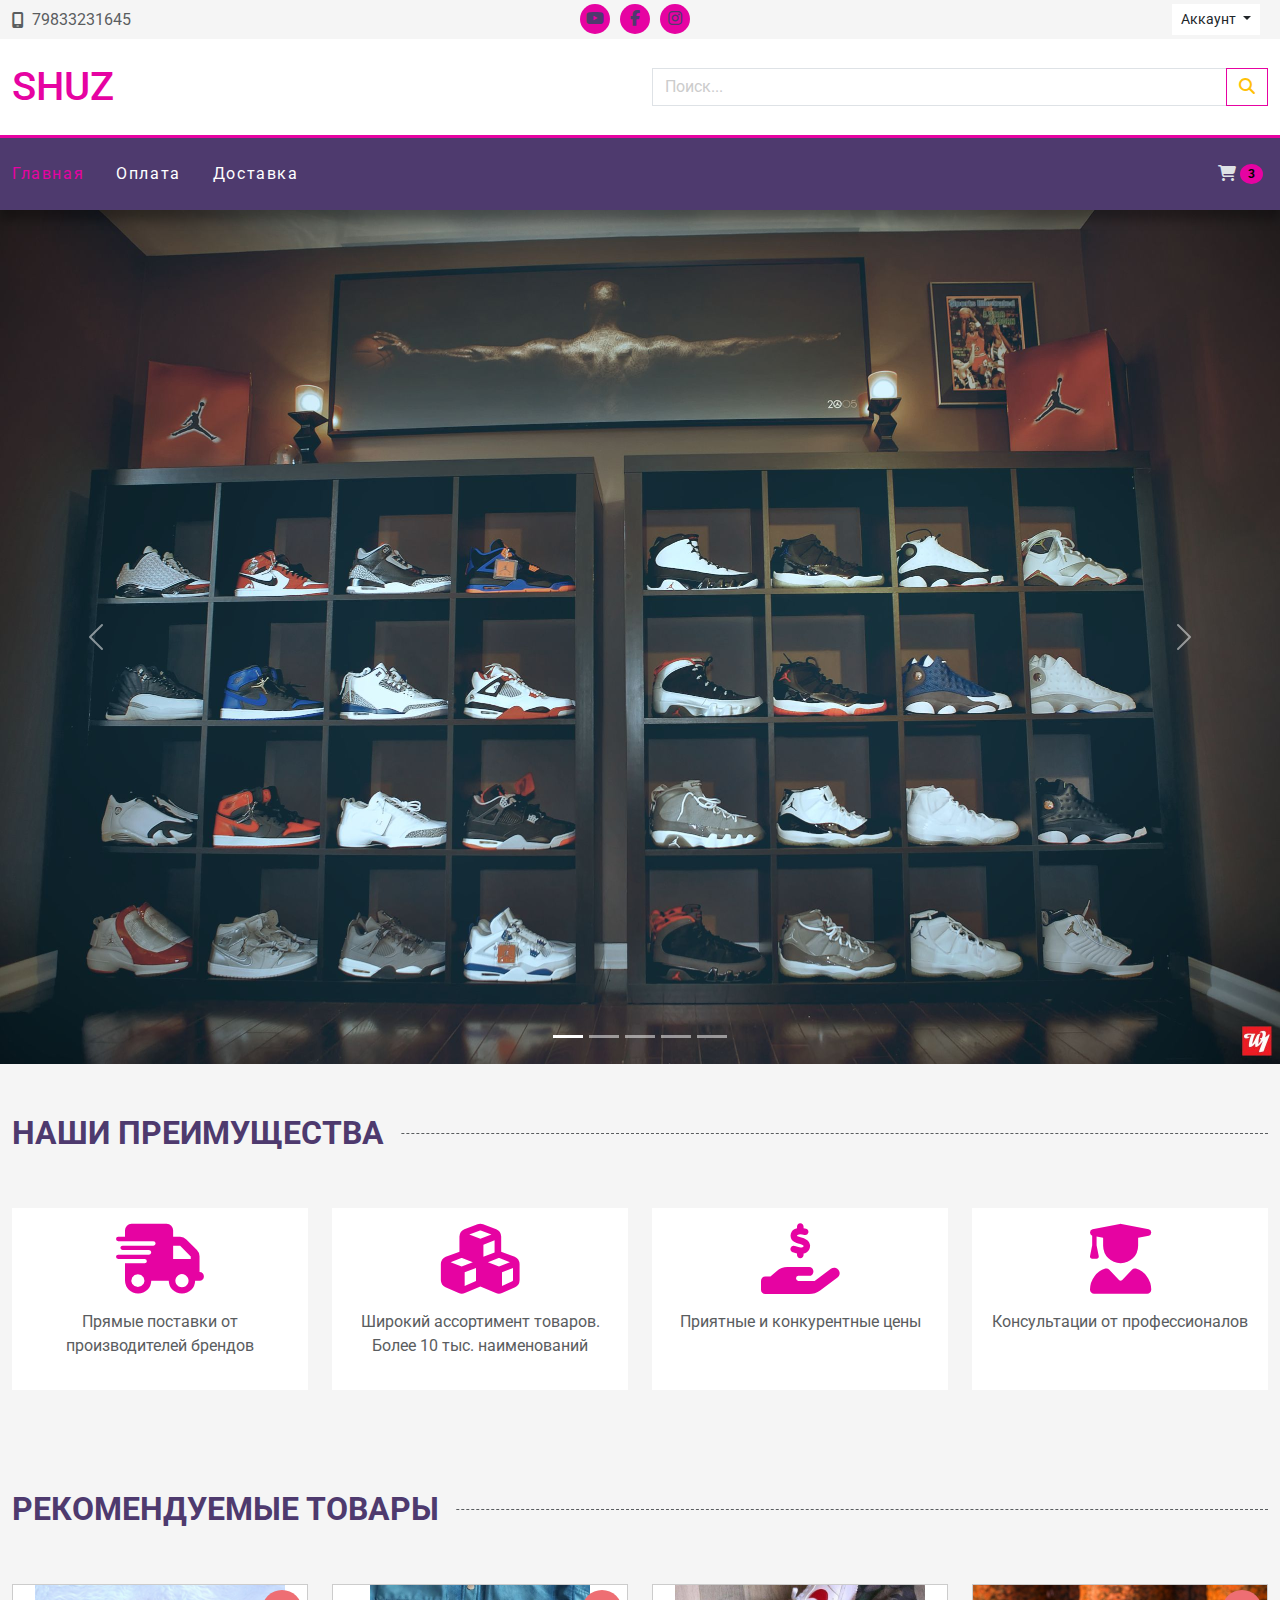
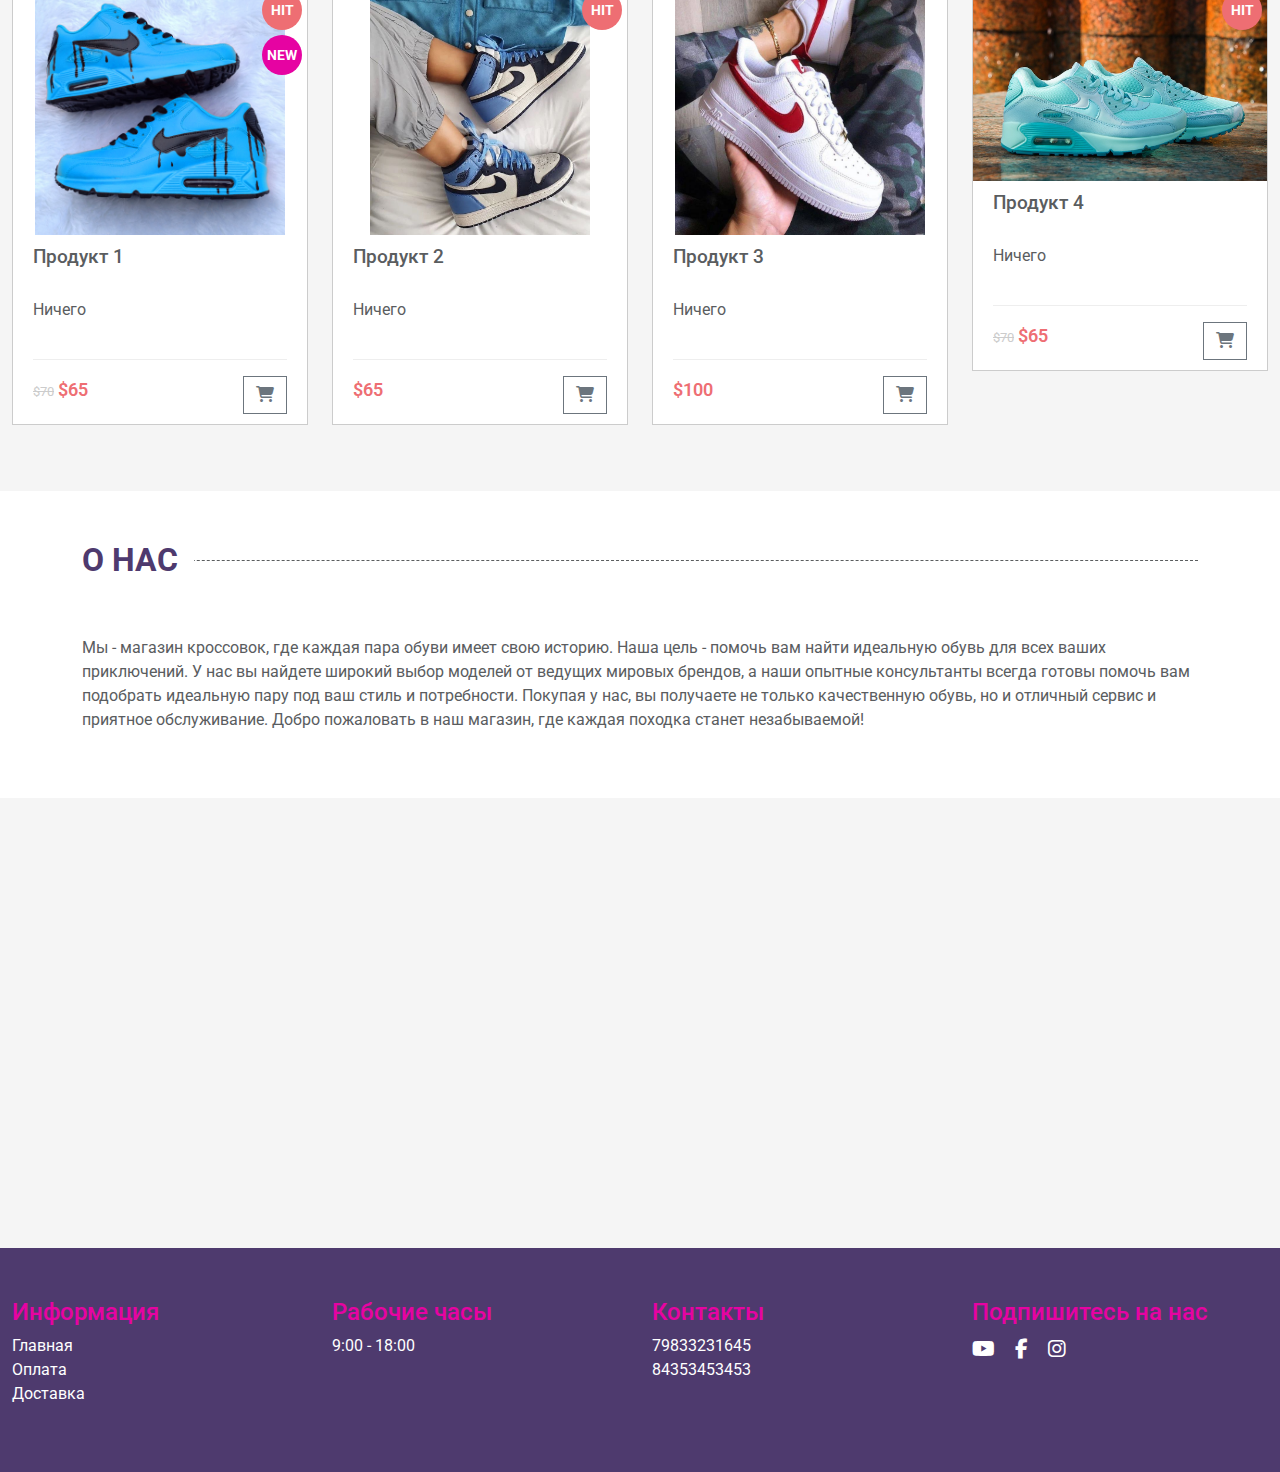
<file: index.html>
<!doctype html>
<html lang="en">

<head>
	<meta charset="utf-8">
	<meta name="viewport" content="width=device-width, initial-scale=1">
	<title>SHUZ :: Главная</title>
	<link rel="preconnect" href="https://fonts.googleapis.com">
	<link rel="preconnect" href="https://fonts.gstatic.com" crossorigin>
	<link href="https://fonts.googleapis.com/css2?family=Roboto:wght@400;500;700&display=swap" rel="stylesheet">
	<link rel="stylesheet" href="https://cdn.jsdelivr.net/npm/bootstrap@5.3.0-alpha3/dist/css/bootstrap.min.css">
	<link rel="stylesheet" href="https://cdnjs.cloudflare.com/ajax/libs/font-awesome/6.4.0/css/all.min.css">
	<link rel="stylesheet" href="assets/owlcarousel/owl.carousel.min.css">
	<link rel="stylesheet" href="assets/owlcarousel/owl.theme.default.min.css">
	<link rel="stylesheet" href="assets/css/main.css">
	<link rel="shortcut icon" href="assets/img/favicon.ico" type="image/x-icon">
</head>

<body>

	<div class="wrapper">

		<header class="header">
			<div class="header-top py-1">
				<div class="container-fluid">
					<div class="row">
						<div class="col-6 col-sm-4">
							<div class="header-top-phone d-flex align-items-center h-100">
								<i class="fa-solid fa-mobile-screen"></i>
								<a href="tel:+1234567890" class="ms-2">79833231645</a>
							</div>
						</div>

						<div class="col-sm-4 d-none d-sm-block">
							<ul class="social-icons d-flex justify-content-center">
								<li>
									<a href="#">
										<i class="fa-brands fa-youtube"></i>
									</a>
								</li>
								<li>
									<a href="#">
										<i class="fa-brands fa-facebook-f"></i>
									</a>
								</li>
								<li>
									<a href="#">
										<i class="fa-brands fa-instagram"></i>
									</a>
								</li>
							</ul>
						</div>

						<div class="col-6 col-sm-4">
							<div class="header-top-account d-flex justify-content-end">
								<div class="btn-group me-2">
									<div class="dropdown">
										<button class="btn btn-sm dropdown-toggle" type="button"
											data-bs-toggle="dropdown" aria-expanded="false">
											Аккаунт
										</button>
										<ul class="dropdown-menu">
											<li>
												<a class="dropdown-item" href="register.html">Регистрация</a>
											</li>
											<li>
												<a class="dropdown-item" href="logim.html">Вход</a>
											</li>
										</ul>
									</div>
								</div>
							</div>
						</div>
					</div>
				</div>
			</div>

			<div class="header-middle bg-white py-4">
				<div class="container-fluid">
					<div class="row align-items-center">

						<div class="col-sm-6">
							<a href="index.html" class="header-logo h1">Shuz</a>
						</div>

						<div class="col-sm-6 mt-2 mt-md-0">
							<form action="">
								<div class="input-group">
									<input type="text" class="form-control" name="s" placeholder="Поиск..."
										aria-label="Searching..." aria-describedby="button-search">
									<button class="btn btn-outline-warning" type="submit" id="button-search">
										<i class="fa-solid fa-magnifying-glass"></i>
									</button>
								</div>
							</form>
						</div>

					</div>
				</div>
			</div>
		</header>

		<div class="header-bottom sticky-top" id="header-nav">
			<nav class="navbar navbar-expand-lg bg-dark" data-bs-theme="dark">
				<div class="container-fluid">
					<button class="navbar-toggler" type="button" data-bs-toggle="offcanvas"
						data-bs-target="#offcanvasNavbar" aria-controls="offcanvasNavbar" aria-expanded="false"
						aria-label="Toggle navigation">
						<span class="navbar-toggler-icon"></span>
					</button>
					<div class="offcanvas offcanvas-start" id="offcanvasNavbar" tabindex="-1"
						aria-labelledby="offcanvasNavbarLabel">
						<div class="offcanvas-header">
							<h5 class="offcanvas-title" id="offcanvasNavbarLabel">Каталог/h5>
							<button type="button" class="btn-close" data-bs-dismiss="offcanvas"
								aria-label="Close"></button>
						</div>
						<div class="offcanvas-body">
							<ul class="navbar-nav">
								<li class="nav-item">
									<a class="nav-link active" aria-current="page" href="index.html">Главная</a>
								</li>
								<li class="nav-item">
									<a class="nav-link" href="cart.html">Оплата</a>
								</li>
								<li class="nav-item">
									<a class="nav-link" href="checkout.html">Доставка</a>
								</li>
							</ul>
						</div>
					</div>

					<div>
						<button class="btn p-1" id="cart-open" type="button" data-bs-toggle="offcanvas2"
							data-bs-target="#offcanvasCart" aria-controls="offcanvasCart">
							<i class="fa-solid fa-cart-shopping"></i>
							<span class="badge text-bg-warning cart-badge bg-warning rounded-circle">3</span>
						</button>
					</div>

				</div>
			</nav>
		</div>
		<!-- ./header-bottom -->

		<div class="offcanvas offcanvas-end" tabindex="-1" id="offcanvasCart" aria-labelledby="offcanvasCartLabel">
			<div class="offcanvas-header">
				<h5 class="offcanvas-title" id="offcanvasCartLabel">Корзина</h5>
				<button type="button" class="btn-close" data-bs-dismiss="offcanvas" aria-label="Close"></button>
			</div>
			<div class="offcanvas-body">
				<div class="table-responsive">
					<table class="table offcanvasCart-table">
						<tbody>
							<tr>
								<td class="product-img-td"><a href="#"><img src="assets/img/products/1.jpg" alt=""></a>
								</td>
								<td><a href="#">Продукт 1</a></td>
								<td>$123</td>
								<td>&times;1</td>
								<td><button class="btn btn-danger"><i class="fa-regular fa-circle-xmark"></i></button>
								</td>
							</tr>
							<tr>
								<td class="product-img-td"><a href="#"><img src="assets/img/products/2.jpg" alt=""></a>
								</td>
								<td><a href="#">Продукт 2</a></td>
								<td>$234</td>
								<td>&times;2</td>
								<td><button class="btn btn-danger"><i class="fa-regular fa-circle-xmark"></i></button>
								</td>
							</tr>
							<tr>
								<td class="product-img-td"><a href="#"><img src="assets/img/products/3.jpg" alt=""></a>
								</td>
								<td><a href="#">Продукт 3</a></td>
								<td>$345</td>
								<td>&times;1</td>
								<td><button class="btn btn-danger"><i class="fa-regular fa-circle-xmark"></i></button>
								</td>
							</tr>
						</tbody>
						<tfoot>
							<tr>
								<td colspan="4" class="text-end">Общая:</td>
								<td>$702</td>
							</tr>
						</tfoot>
					</table>
				</div>

				<div class="text-end mt-3">
					<a href="cart.html" class="btn btn-outline-warning">Корзина</a>
					<a href="checkout.html" class="btn btn-outline-secondary">Оплата</a>
				</div>
			</div>
		</div>

		<main class="main">

			<div id="carousel" class="carousel slide carousel-fade">
				<div class="carousel-indicators">
					<button type="button" data-bs-target="#carousel" data-bs-slide-to="0" class="active"
						aria-current="true" aria-label="Slide 1"></button>
					<button type="button" data-bs-target="#carousel" data-bs-slide-to="1" aria-label="Slide 2"></button>
					<button type="button" data-bs-target="#carousel" data-bs-slide-to="2" aria-label="Slide 3"></button>
					<button type="button" data-bs-target="#carousel" data-bs-slide-to="3" aria-label="Slide 4"></button>
					<button type="button" data-bs-target="#carousel" data-bs-slide-to="4" aria-label="Slide 5"></button>
				</div>
				<div class="carousel-inner">
					<div class="carousel-item active">
						<img src="assets/img/slider/11.jpg" class="d-block w-100" alt="...">
						<div class="carousel-caption d-none d-md-block">
						</div>
					</div>
					<div class="carousel-item">
						<img src="assets/img/slider/12.jpg" class="d-block w-100" alt="...">
						<div class="carousel-caption d-none d-md-block">
						</div>
					</div>
					<div class="carousel-item">
						<img src="assets/img/slider/13.jpg" class="d-block w-100" alt="...">
						<div class="carousel-caption d-none d-md-block">
						</div>
					</div>
					<div class="carousel-item">
						<img src="assets/img/slider/14.jpg" class="d-block w-100" alt="...">
						<div class="carousel-caption d-none d-md-block">
						</div>
					</div>
				</div>
				<button class="carousel-control-prev" type="button" data-bs-target="#carousel" data-bs-slide="prev">
					<span class="carousel-control-prev-icon" aria-hidden="true"></span>
					<span class="visually-hidden">Previous</span>
				</button>
				<button class="carousel-control-next" type="button" data-bs-target="#carousel" data-bs-slide="next">
					<span class="carousel-control-next-icon" aria-hidden="true"></span>
					<span class="visually-hidden">Next</span>
				</button>
			</div>

			<section class="advantages">
				<div class="container-fluid">
					<div class="row mb-5">
						<div class="col-12">
							<h2 class="section-title">
								<span>Наши преимущества</span>
							</h2>
						</div>
					</div>

					<div class="row gy-3 items">
						<div class="col-lg-3 col-sm-6">
							<div class="item">
								<p>
									<i class="fas fa-shipping-fast"></i>
								</p>
								<p>Прямые поставки от производителей брендов</p>
							</div>
						</div>

						<div class="col-lg-3 col-sm-6">
							<div class="item">
								<p>
									<i class="fas fa-cubes"></i>
								</p>
								<p>Широкий ассортимент товаров. Более 10 тыс. наименований</p>
							</div>
						</div>

						<div class="col-lg-3 col-sm-6">
							<div class="item">
								<p>
									<i class="fas fa-hand-holding-usd"></i>
								</p>
								<p>Приятные и конкурентные цены</p>
							</div>
						</div>

						<div class="col-lg-3 col-sm-6">
							<div class="item">
								<p>
									<i class="fa-solid fa-user-graduate"></i>
								</p>
								<p>Консультации от профессионалов</p>
							</div>
						</div>
					</div>

				</div>
			</section>

			<section class="featured-products">
				<div class="container-fluid">
					<div class="row mb-5">
						<div class="col-12">
							<h2 class="section-title">
								<span>Рекомендуемые товары</span>
							</h2>
						</div>
					</div>

					<div class="row">

						<div class="col-lg-3 col-md-4 col-sm-6 mb-3">
							<div class="product-card">
								<div class="product-card-offer">
									<div class="offer-hit">Hit</div>
									<div class="offer-new">New</div>
								</div>
								<div class="product-thumb">
									<a href="product.html"><img src="assets/img/products/1.jpg" alt=""></a>
								</div>
								<div class="product-details">
									<h4>
										<a href="product.html">Продукт 1</a>
									</h4>
									<p class="product-excerpt">Ничего</p>
									<div class="product-bottom-details d-flex justify-content-between">
										<div class="product-price">
											<small>$70</small>
											$65
										</div>
										<div class="product-links">
											<a href="#" class="btn btn-outline-secondary add-to-cart"><i
													class="fas fa-shopping-cart"></i></a>
										</div>
									</div>
								</div>
							</div>
						</div>

						<div class="col-lg-3 col-md-4 col-sm-6 mb-3">
							<div class="product-card">
								<div class="product-card-offer">
									<div class="offer-hit">Hit</div>
								</div>
								<div class="product-thumb">
									<a href="product.html"><img src="assets/img/products/2.jpg" alt=""></a>
								</div>
								<div class="product-details">
									<h4>
										<a href="product.html">Продукт 2</a>
									</h4>
									<p class="product-excerpt">Ничего</p>
									<div class="product-bottom-details d-flex justify-content-between">
										<div class="product-price">
											$65
										</div>
										<div class="product-links">
											<a href="#" class="btn btn-outline-secondary add-to-cart"><i
													class="fas fa-shopping-cart"></i></a>
										</div>
									</div>
								</div>
							</div>
						</div>

						<div class="col-lg-3 col-md-4 col-sm-6 mb-3">
							<div class="product-card">
								<div class="product-card-offer">
									<!-- <div class="offer-hit">Hit</div>
									<div class="offer-new">New</div> -->
								</div>
								<div class="product-thumb">
									<a href="product.html"><img src="assets/img/products/3.jpg" alt=""></a>
								</div>
								<div class="product-details">
									<h4>
										<a href="product.html">Продукт 3 </a>
									</h4>
									<p class="product-excerpt">Ничего</p>
									<div class="product-bottom-details d-flex justify-content-between">
										<div class="product-price">
											$100
										</div>
										<div class="product-links">
											<a href="#" class="btn btn-outline-secondary add-to-cart"><i
													class="fas fa-shopping-cart"></i></a>
										</div>
									</div>
								</div>
							</div>
						</div>

						<div class="col-lg-3 col-md-4 col-sm-6 mb-3">
							<div class="product-card">
								<div class="product-card-offer">
									<div class="offer-hit">Hit</div>
								</div>
								<div class="product-thumb">
									<a href="product.html"><img src="assets/img/products/4.jpg" alt=""></a>
								</div>
								<div class="product-details">
									<h4>
										<a href="product.html">Продукт 4</a>
									</h4>
									<p class="product-excerpt">Ничего</p>
									<div class="product-bottom-details d-flex justify-content-between">
										<div class="product-price">
											<small>$70</small>
											$65
										</div>
										<div class="product-links">
											<a href="#" class="btn btn-outline-secondary add-to-cart"><i
													class="fas fa-shopping-cart"></i></a>
										</div>
									</div>
								</div>
							</div>
						</div>
			</section>
			</section>



			<section class="about-us" id="about">
				<div class="container fluid">
					<div class="row mb-5">
						<div class="col-12">
							<h2 class="section-title">
								<span>О нас</span>
							</h2>
						</div>
					</div>
					<div class="row">
						<div class="col-12">
							<p>Мы - магазин кроссовок, где каждая пара обуви имеет свою историю. Наша цель - помочь вам найти идеальную обувь для всех ваших приключений. У нас вы найдете широкий выбор моделей от ведущих мировых брендов, а наши опытные консультанты всегда готовы помочь вам подобрать идеальную пару под ваш стиль и потребности. Покупая у нас, вы получаете не только качественную обувь, но и отличный сервис и приятное обслуживание. Добро пожаловать в наш магазин, где каждая походка станет незабываемой!</p>
						</div>
					</div>
				</div>
			</section>

			<iframe id="map"
				src="https://www.google.com/maps/embed?pb=!1m18!1m12!1m3!1d2407.1070529675467!2d2.3478712780714384!3d48.85881153486507!2m3!1f0!2f0!3f0!3m2!1i1024!2i768!4f13.1!3m3!1m2!1s0x47e66e1ee52239cb%3A0x2cacf4239af49ccb!2zMTggUnVlIFNhaW50LURlbmlzLCA3NTAwMSBQYXJpcywg0KTRgNCw0L3RhtC40Y8!5e0!3m2!1sru!2sua!4v1683972127217!5m2!1sru!2sua"
				width="100%" height="450" style="border:0; display: block;" allowfullscreen="" loading="lazy"
				referrerpolicy="no-referrer-when-downgrade"></iframe>

		</main>

		<footer class="footer" id="footer">
			<div class="container-fluid">
				<div class="row">
					<div class="col-md-3 col-6">
						<h4>Информация</h4>
						<ul class="list-unstyled">
							<li><a href="index.html">Главная</a></li>
							<li><a href="#">Оплата</a></li>
							<li><a href="#">Доставка</a></li>
						</ul>
					</div>

					<div class="col-md-3 col-6">
						<h4>Рабочие часы</h4>
						<ul class="list-unstyled">
							<li>9:00 - 18:00</li>
						</ul>
					</div>

					<div class="col-md-3 col-6">
						<h4>Контакты</h4>
						<ul class="list-unstyled">
							<li><a href="tel:1234567890">79833231645</a></li>
							<li><a href="tel:0987654321">84353453453</a></li>
						</ul>
					</div>

					<div class="col-md-3 col-6">
						<h4>Подпишитесь на нас</h4>
						<ul class="footer-icons">
							<li><a href="#"><i class="fa-brands fa-youtube"></i></a></li>
							<li><a href="#"><i class="fa-brands fa-facebook-f"></i></a></li>
							<li><a href="#"><i class="fa-brands fa-instagram"></i></a></li>
						</ul>
					</div>
				</div>
			</div>
		</footer>
	</div>

	<button id="top">
		<i class="fa-solid fa-angles-up"></i>
	</button>

	<script src="https://cdnjs.cloudflare.com/ajax/libs/jquery/3.6.4/jquery.min.js"></script>
	<script src="https://cdn.jsdelivr.net/npm/bootstrap@5.3.0-alpha3/dist/js/bootstrap.bundle.min.js"></script>
	<script src="assets/owlcarousel/owl.carousel.min.js"></script>
	<script src="assets/js/main.js"></script>
</body>

</html>
</file>
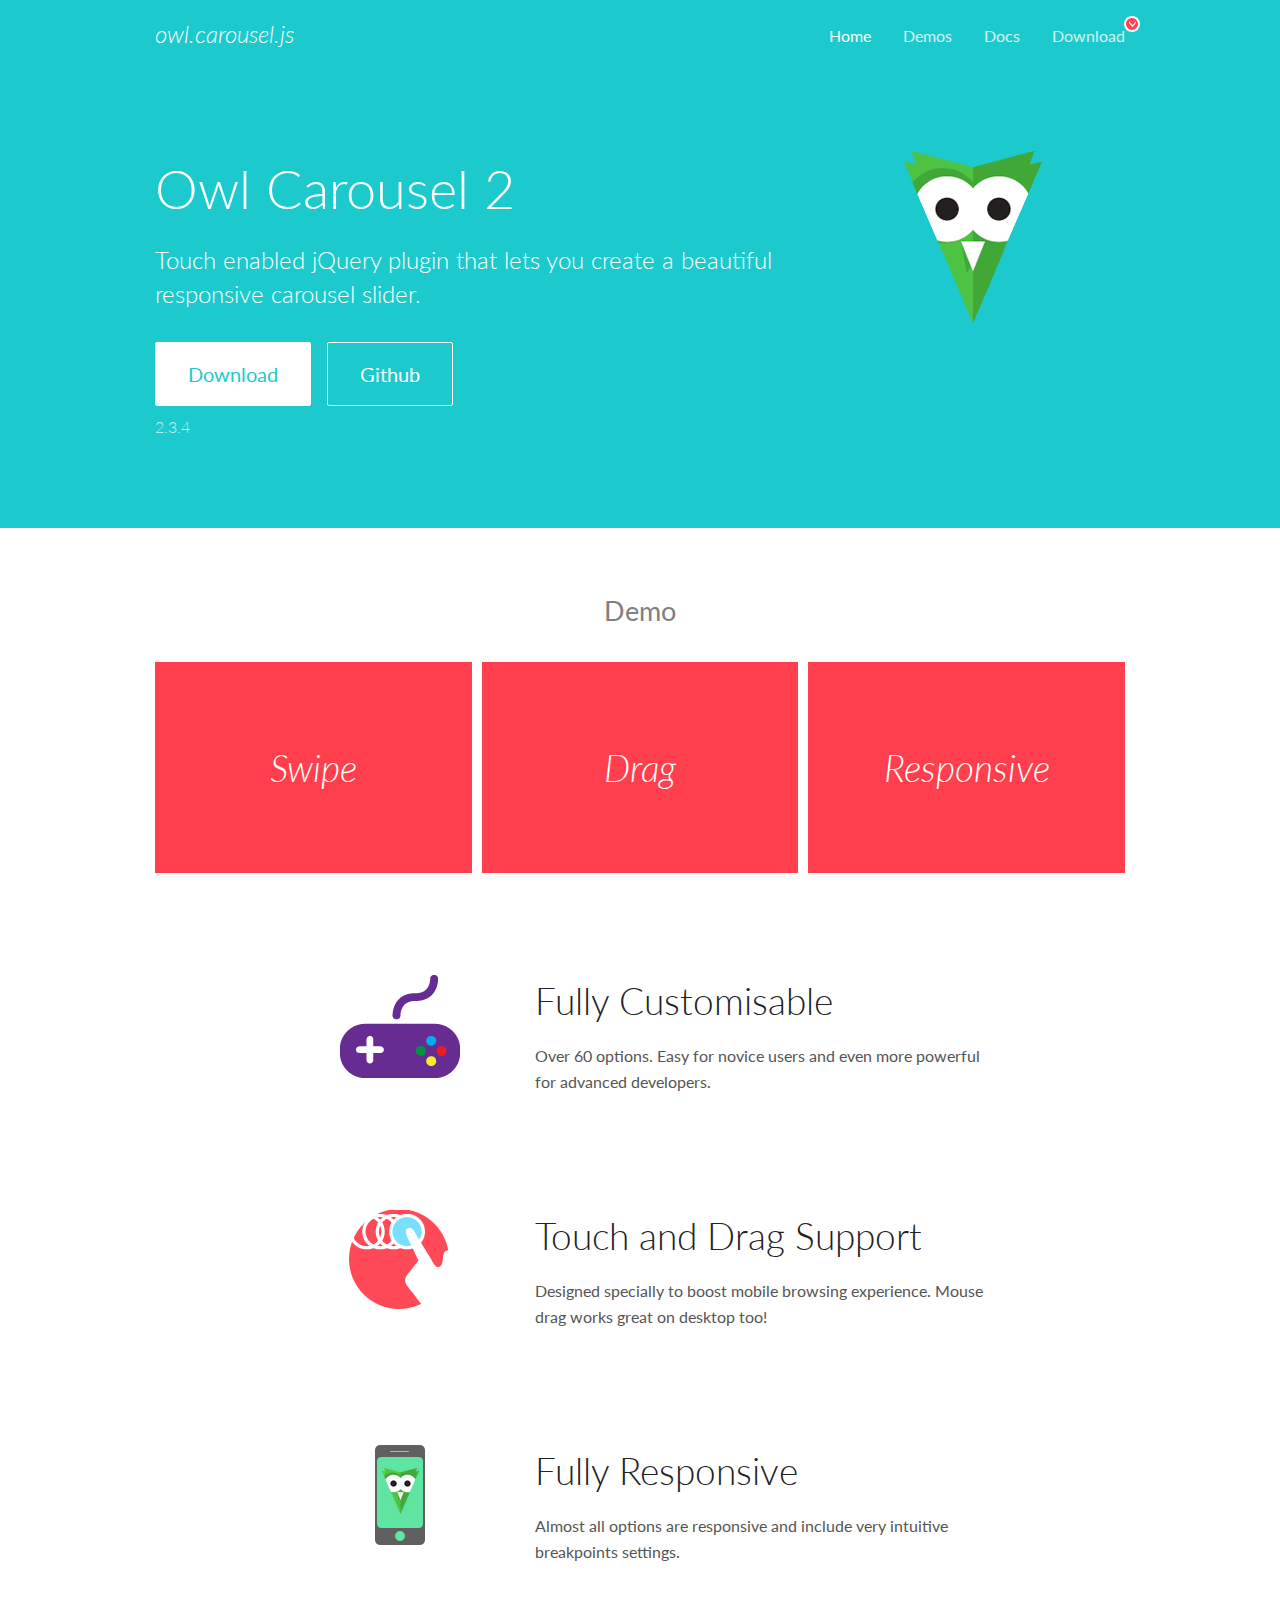
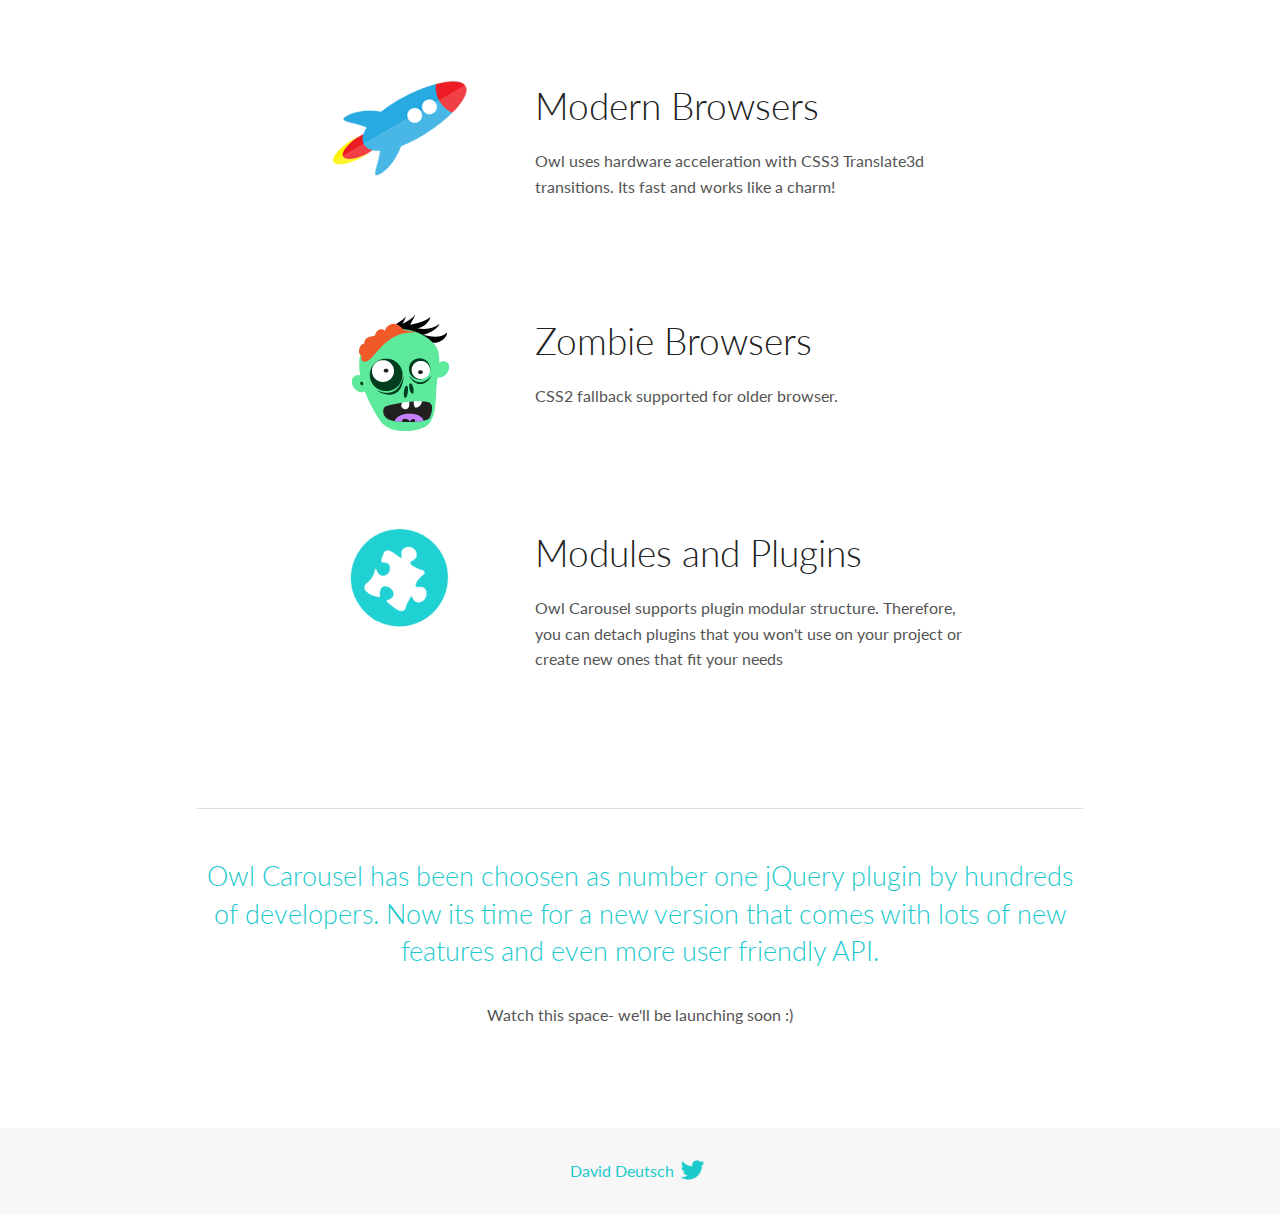
<file: assets/OwlCarousel2-2.3.4/docs/index.html>
<!DOCTYPE html>
<html lang="en">
  <head>

    <!-- head -->
    <meta charset="utf-8">
    <meta name="msapplication-tap-highlight" content="no" />
    <meta name="viewport" content="width=device-width, initial-scale=1.0" />
    <meta name="description" content="Touch enabled jQuery plugin that lets you create beautiful responsive carousel slider.">
    <meta name="author" content="David Deutsch">
    <title>
      Home | Owl Carousel | 2.3.4
    </title>

    <!-- Stylesheets -->
    <link href='https://fonts.googleapis.com/css?family=Lato:300,400,700,400italic,300italic' rel='stylesheet' type='text/css'>
    <link rel="stylesheet" href="assets/css/docs.theme.min.css">

    <!-- Owl Stylesheets -->
    <link rel="stylesheet" href="assets/owlcarousel/assets/owl.carousel.min.css">
    <link rel="stylesheet" href="assets/owlcarousel/assets/owl.theme.default.min.css">

    <!-- HTML5 shim and Respond.js IE8 support of HTML5 elements and media queries -->

    <!--[if lt IE 9]>
      <script src="https://oss.maxcdn.com/libs/html5shiv/3.7.0/html5shiv.js"></script>
      <script src="https://oss.maxcdn.com/libs/respond.js/1.3.0/respond.min.js"></script>
    <![endif]-->

    <!-- Favicons -->
    <link rel="apple-touch-icon-precomposed" sizes="144x144" href="assets/ico/apple-touch-icon-144-precomposed.png">
    <link rel="shortcut icon" href="assets/ico/favicon.png">
    <link rel="shortcut icon" href="favicon.ico">

    <!-- Yeah i know js should not be in header. Its required for demos.-->

    <!-- javascript -->
    <script src="assets/vendors/jquery.min.js"></script>
    <script src="assets/owlcarousel/owl.carousel.js"></script>
  </head>
  <body>

    <!-- header -->
    <header class="header">
      <div class="row">
        <div class="large-12 columns">
          <div class="brand left">
            <h3>
              <a href="/OwlCarousel2/">owl.carousel.js</a> 
            </h3>
          </div>
          <a id="toggle-nav" class="right">
            <span></span> <span></span> <span></span> 
          </a> 
          <div class="nav-bar">
            <ul class="clearfix">
              <li class="active">
                <a href="/OwlCarousel2/index.html">Home</a> 
              </li>
              <li> <a href="/OwlCarousel2/demos/demos.html">Demos</a>  </li>
              <li> <a href="/OwlCarousel2/docs/started-welcome.html">Docs</a>  </li>
              <li>
                <a href="https://github.com/OwlCarousel2/OwlCarousel2/archive/2.3.4.zip">Download</a> 
                <span class="download"></span> 
              </li>
            </ul>
          </div>
        </div>
      </div>
    </header>

    <!-- home panel -->
    <section id="hero">
      <div class="row">
        <div class="large-8 medium-8 columns">
          <h1>Owl Carousel 2</h1>
          <h4>Touch enabled jQuery plugin that lets you create a beautiful responsive carousel slider.</h4>
          <a href="https://github.com/OwlCarousel2/OwlCarousel2/archive/2.3.4.zip" class="hero-button">Download</a> 
          <a href="https://github.com/OwlCarousel2/OwlCarousel2" class="hero-button outline">Github</a> 
          <p>2.3.4</p>
        </div>
        <div class="large-4 medium-4 columns">
          <img class="owl-logo" src="assets/img/owl-logo.png" alt="mr. Owl">
        </div>
      </div>
    </section>

    <!-- body -->
    <div class="home-demo">
      <div class="row">
        <div class="large-12 columns">
          <h3>Demo</h3>
          <div class="owl-carousel">
            <div class="item">
              <h2>Swipe</h2>
            </div>
            <div class="item">
              <h2>Drag</h2>
            </div>
            <div class="item">
              <h2>Responsive</h2>
            </div>
            <div class="item">
              <h2>CSS3</h2>
            </div>
            <div class="item">
              <h2>Fast</h2>
            </div>
            <div class="item">
              <h2>Easy</h2>
            </div>
            <div class="item">
              <h2>Free</h2>
            </div>
            <div class="item">
              <h2>Upgradable</h2>
            </div>
            <div class="item">
              <h2>Tons of options</h2>
            </div>
            <div class="item">
              <h2>Infinity</h2>
            </div>
            <div class="item">
              <h2>Auto Width</h2>
            </div>
          </div>
        </div>
      </div>
    </div>
    <script>
      var owl = $('.owl-carousel');
      owl.owlCarousel({
        margin: 10,
        loop: true,
        responsive: {
          0: {
            items: 1
          },
          600: {
            items: 2
          },
          1000: {
            items: 3
          }
        }
      })
    </script>

    <!-- features -->
    <div id="features">
      <div class="row">
        <div class="small-12 medium-9 small-centered columns">
          <section class="row feature">
            <div class="medium-4 small-12 columns">
              <img src="assets/img/feature-options.png" alt="">
            </div>
            <div class="medium-8 small-12 columns">
              <h2>Fully Customisable</h2>
              <p>Over 60 options. Easy for novice users and even more powerful for advanced developers.</p>
            </div>
          </section>
          <section class="row feature">
            <div class="medium-4 small-12 columns">
              <img src="assets/img/feature-drag.png" alt="">
            </div>
            <div class="medium-8 small-12 columns">
              <h2>Touch and Drag Support</h2>
              <p>Designed specially to boost mobile browsing experience. Mouse drag works great on desktop too!</p>
            </div>
          </section>
          <section class="row feature">
            <div class="medium-4 small-12 columns">
              <img src="assets/img/feature-responsive.png" alt="">
            </div>
            <div class="medium-8 small-12 columns">
              <h2>Fully Responsive</h2>
              <p>Almost all options are responsive and include very intuitive breakpoints settings.</p>
            </div>
          </section>
          <section class="row feature">
            <div class="medium-4 small-12 columns">
              <img src="assets/img/feature-modern.png" alt="">
            </div>
            <div class="medium-8 small-12 columns">
              <h2>Modern Browsers</h2>
              <p>Owl uses hardware acceleration with CSS3 Translate3d transitions. Its fast and works like a charm! </p>
            </div>
          </section>
          <section class="row feature">
            <div class="medium-4 small-12 columns">
              <img src="assets/img/feature-zombie.png" alt="">
            </div>
            <div class="medium-8 small-12 columns">
              <h2>Zombie Browsers</h2>
              <p>CSS2 fallback supported for older browser.</p>
            </div>
          </section>
          <section class="row feature">
            <div class="medium-4 small-12 columns">
              <img src="assets/img/feature-module.png" alt="">
            </div>
            <div class="medium-8 small-12 columns">
              <h2>Modules and Plugins</h2>
              <p>Owl Carousel supports plugin modular structure. Therefore, you can detach plugins that you won&#x27;t use on your project or create new ones that fit your needs</p>
            </div>
          </section>
        </div>
      </div>
    </div>

    <!-- footer -->
    <section id="teaser-text">
      <div class="row">
        <div class="small-12 medium-11 small-centered columns">
          <hr>
          <h3 id="owl-carousel-has-been-choosen-as-number-one-jquery-plugin-by-hundreds-of-developers-now-its-time-for-a-new-version-that-comes-with-lots-of-new-features-and-even-more-user-friendly-api-">Owl Carousel has been choosen as number one jQuery plugin by hundreds of developers. Now its time for a new version that comes with lots of new features and even more user friendly API.</h3>
          <p>Watch this space- we&#39;ll be launching soon :)</p>
        </div>
      </div>
    </section>

    <!-- footer -->
    <footer class="footer">
      <div class="row">
        <div class="large-12 columns">
          <h5>
            <a href="/OwlCarousel2/docs/support-contact.html">David Deutsch</a> 
            <a id="custom-tweet-button" href="https://twitter.com/share?url=https://github.com/OwlCarousel2/OwlCarousel2&text=Owl Carousel - This is so awesome! " target="_blank"></a> 
          </h5>
        </div>
      </div>
    </footer>

    <!-- vendors -->
    <script src="assets/vendors/highlight.js"></script>
    <script src="assets/js/app.js"></script>
  </body>
</html>
</file>
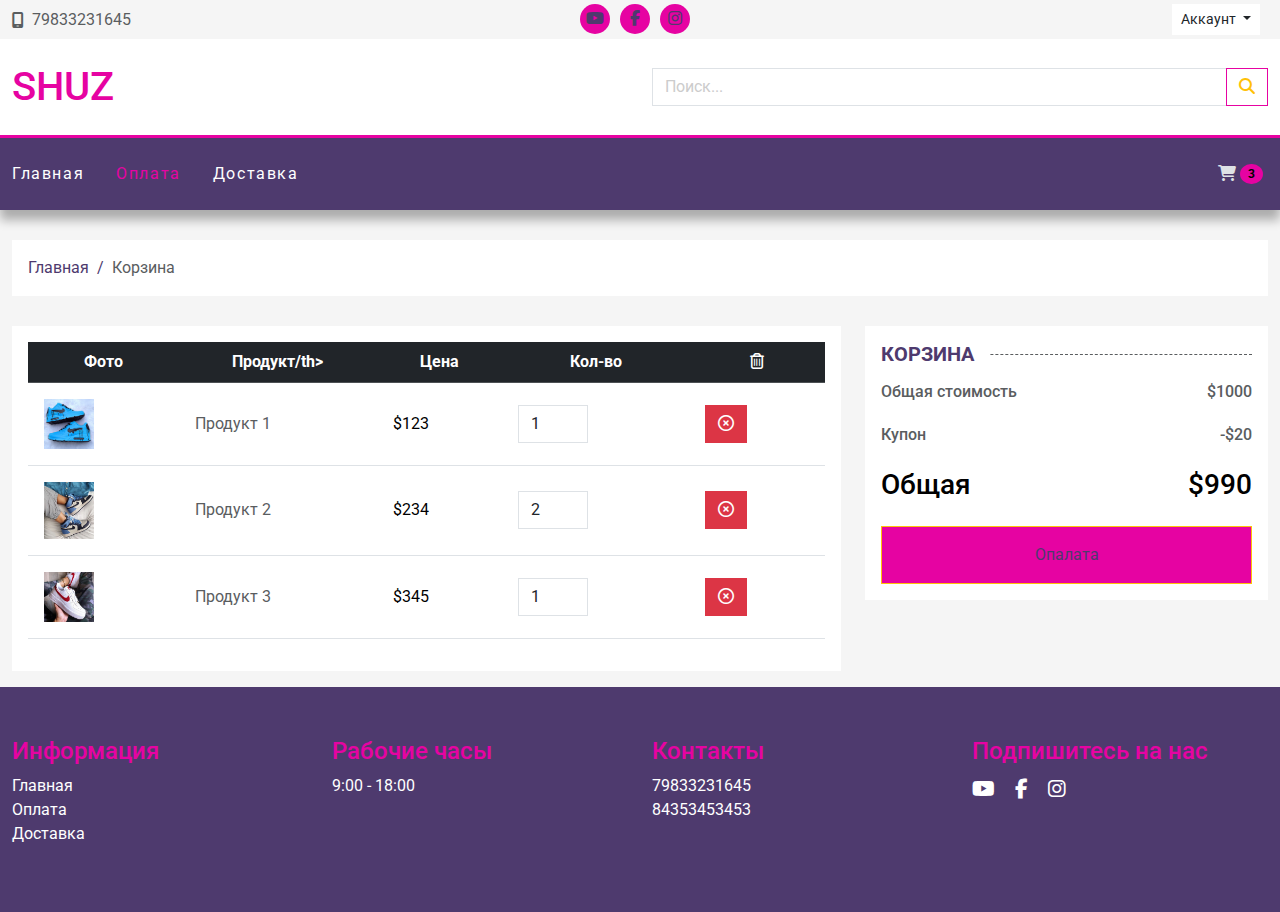
<file: cart.html>
<!doctype html>
<html lang="en">

<head>
    <meta charset="utf-8">
    <meta name="viewport" content="width=device-width, initial-scale=1">
    <title>SHUZ :: Опалата</title>
    <link rel="preconnect" href="https://fonts.googleapis.com">
    <link rel="preconnect" href="https://fonts.gstatic.com" crossorigin>
    <link href="https://fonts.googleapis.com/css2?family=Roboto:wght@400;500;700&display=swap" rel="stylesheet">
    <link rel="stylesheet" href="https://cdn.jsdelivr.net/npm/bootstrap@5.3.0-alpha3/dist/css/bootstrap.min.css">
    <link rel="stylesheet" href="https://cdnjs.cloudflare.com/ajax/libs/font-awesome/6.4.0/css/all.min.css">
    <link rel="stylesheet" href="assets/owlcarousel/owl.carousel.min.css">
    <link rel="stylesheet" href="assets/owlcarousel/owl.theme.default.min.css">
    <link rel="stylesheet" href="assets/css/main.css">
    <link rel="shortcut icon" href="assets/img/favicon.ico" type="image/x-icon">
</head>

<body>

    <div class="wrapper">

        <header class="header">
            <div class="header-top py-1">
                <div class="container-fluid">
                    <div class="row">
                        <div class="col-6 col-sm-4">
                            <div class="header-top-phone d-flex align-items-center h-100">
                                <i class="fa-solid fa-mobile-screen"></i>
                                <a href="tel:+1234567890" class="ms-2">79833231645</a>
                            </div>
                        </div>

                        <div class="col-sm-4 d-none d-sm-block">
                            <ul class="social-icons d-flex justify-content-center">
                                <li>
                                    <a href="#">
                                        <i class="fa-brands fa-youtube"></i>
                                    </a>
                                </li>
                                <li>
                                    <a href="#">
                                        <i class="fa-brands fa-facebook-f"></i>
                                    </a>
                                </li>
                                <li>
                                    <a href="#">
                                        <i class="fa-brands fa-instagram"></i>
                                    </a>
                                </li>
                            </ul>
                        </div>

                        <div class="col-6 col-sm-4">
                            <div class="header-top-account d-flex justify-content-end">
                                <div class="btn-group me-2">
                                    <div class="dropdown">
                                        <button class="btn btn-sm dropdown-toggle" type="button"
                                            data-bs-toggle="dropdown" aria-expanded="false">
                                            Аккаунт
                                        </button>
                                        <ul class="dropdown-menu">
                                            <li>
                                                <a class="dropdown-item" href="register.html">Регистрация</a>
                                            </li>
                                            <li>
                                                <a class="dropdown-item" href="logim.html">Вход</a>
                                            </li>
                                        </ul>
                                    </div>
                                </div>
                            </div>
                            <!-- ./header-top-account -->
                        </div>
                    </div>
                </div>
            </div>
            <!-- ./header-top -->

            <div class="header-middle bg-white py-4">
                <div class="container-fluid">
                    <div class="row align-items-center">

                        <div class="col-sm-6">
                            <a href="index.html" class="header-logo h1">Shuz</a>
                        </div>

                        <div class="col-sm-6 mt-2 mt-md-0">
                            <form action="">
                                <div class="input-group">
                                    <input type="text" class="form-control" name="s" placeholder="Поиск..."
                                        aria-label="Searching..." aria-describedby="button-search">
                                    <button class="btn btn-outline-warning" type="submit" id="button-search">
                                        <i class="fa-solid fa-magnifying-glass"></i>
                                    </button>
                                </div>
                            </form>
                        </div>

                    </div>
                </div>

            </div>
            <!-- ./header-middle -->
        </header>

        <div class="header-bottom sticky-top" id="header-nav">
            <nav class="navbar navbar-expand-lg bg-dark" data-bs-theme="dark">
                <div class="container-fluid">
                    <button class="navbar-toggler" type="button" data-bs-toggle="offcanvas"
                        data-bs-target="#offcanvasNavbar" aria-controls="offcanvasNavbar" aria-expanded="false"
                        aria-label="Toggle navigation">
                        <span class="navbar-toggler-icon"></span>
                    </button>
                    <div class="offcanvas offcanvas-start" id="offcanvasNavbar" tabindex="-1"
                        aria-labelledby="offcanvasNavbarLabel">
                        <div class="offcanvas-header">
                            <h5 class="offcanvas-title" id="offcanvasNavbarLabel">Каталог</h5>
                            <button type="button" class="btn-close" data-bs-dismiss="offcanvas"
                                aria-label="Close"></button>
                        </div>
                        <div class="offcanvas-body">
                            <ul class="navbar-nav">
                                <li class="nav-item">
                                    <a class="nav-link" aria-current="page" href="index.html">Главная</a>
                                </li>
                                <li class="nav-item">
                                    <a class="nav-link active" href="cart.html">Оплата</a>
                                </li>
                                <li class="nav-item">
                                    <a class="nav-link" href="checkout.html">Доставка</a>
                                </li>
                            </ul>
                        </div>
                    </div>

                    <div>
                        <button class="btn p-1" id="cart-open" type="button" data-bs-toggle="offcanvas2"
                            data-bs-target="#offcanvasCart" aria-controls="offcanvasCart">
                            <i class="fa-solid fa-cart-shopping"></i>
                            <span class="badge text-bg-warning cart-badge bg-warning rounded-circle">3</span>
                        </button>
                    </div>

                </div>
            </nav>
        </div>
        <!-- ./header-bottom -->

        <div class="offcanvas offcanvas-end" tabindex="-1" id="offcanvasCart" aria-labelledby="offcanvasCartLabel">
            <div class="offcanvas-header">
                <h5 class="offcanvas-title" id="offcanvasCartLabel">Опалата</h5>
                <button type="button" class="btn-close" data-bs-dismiss="offcanvas" aria-label="Close"></button>
            </div>
            <div class="offcanvas-body">
                <div class="table-responsive">
                    <table class="table offcanvasCart-table">
                        <tbody>
                            <tr>
                                <td class="product-img-td"><a href="product.html"><img src="assets/img/products/1.jpg"
                                            alt=""></a>
                                </td>
                                <td><a href="product.html">Продукт 1 </a></td>
                                <td>$123</td>
                                <td>&times;1</td>
                                <td><button class="btn btn-danger"><i class="fa-regular fa-circle-xmark"></i></button>
                                </td>
                            </tr>
                            <tr>
                                <td class="product-img-td"><a href="product.html"><img src="assets/img/products/2.jpg"
                                            alt=""></a>
                                </td>
                                <td><a href="product.html">Продукт 2</a></td>
                                <td>$234</td>
                                <td>&times;2</td>
                                <td><button class="btn btn-danger"><i class="fa-regular fa-circle-xmark"></i></button>
                                </td>
                            </tr>
                            <tr>
                                <td class="product-img-td"><a href="product.html"><img src="assets/img/products/3.jpg"
                                            alt=""></a>
                                </td>
                                <td><a href="product.html">Продукт 3</a></td>
                                <td>$345</td>
                                <td>&times;1</td>
                                <td><button class="btn btn-danger"><i class="fa-regular fa-circle-xmark"></i></button>
                                </td>
                            </tr>
                        </tbody>
                        <tfoot>
                            <tr>
                                <td colspan="4" class="text-end">Общая:</td>
                                <td>$702</td>
                            </tr>
                        </tfoot>
                    </table>
                </div>

                <div class="text-end mt-3">
                    <a href="#" class="btn btn-outline-warning">Корзина</a>
                    <a href="#" class="btn btn-outline-secondary">Оплата</a>
                </div>
            </div>
        </div>

        <main class="main">

            <div class="container-fluid">
                <div class="row">
                    <div class="col-12">
                        <nav class="breadcrumbs">
                            <ul>
                                <li><a href="index.html">Главная</a></li>
                                <li><span>Корзина</span></li>
                            </ul>
                        </nav>
                    </div>
                </div>
            </div>

            <div class="container-fluid">
                <div class="row">

                    <div class="col-lg-8 mb-3">
                        <div class="cart-content p-3 h-100 bg-white">

                            <div class="table-responsive">
                                <table class="table align-middle table-hover">
                                    <thead class="table-dark">
                                        <tr>
                                            <th>Фото</th>
                                            <th>Продукт/th>
                                            <th>Цена</th>
                                            <th>Кол-во</th>
                                            <th><i class="fa-regular fa-trash-can"></i></th>
                                        </tr>
                                    </thead>
                                    <tbody>
                                        <tr>
                                            <td class="product-img-td">
                                                <a href="#">
                                                    <img src="assets/img/products/1.jpg" alt="">
                                                </a>
                                            </td>
                                            <td>
                                                <a href="#" class="cart-content-title">
                                                    Продукт 1
                                                </a>
                                            </td>
                                            <td>$123</td>
                                            <td>
                                                <input type="number" value="1" class="form-control cart-qty">
                                            </td>
                                            <td>
                                                <button class="btn btn-danger">
                                                    <i class="fa-regular fa-circle-xmark"></i>
                                                </button>
                                            </td>
                                        </tr>
                                        <tr>
                                            <td class="product-img-td">
                                                <a href="#">
                                                    <img src="assets/img/products/2.jpg" alt="">
                                                </a>
                                            </td>
                                            <td><a href="#" class="cart-content-title">Продукт 2</a></td>
                                            <td>$234</td>
                                            <td>
                                                <input type="number" value="2" class="form-control cart-qty">
                                            </td>
                                            <td>
                                                <button class="btn btn-danger">
                                                    <i class="fa-regular fa-circle-xmark"></i>
                                                </button>
                                            </td>
                                        </tr>
                                        <tr>
                                            <td class="product-img-td">
                                                <a href="#">
                                                    <img src="assets/img/products/3.jpg" alt="">
                                                </a>
                                            </td>
                                            <td><a href="#" class="cart-content-title">Продукт 3</a></td>
                                            <td>$345</td>
                                            <td>
                                                <input type="number" value="1" class="form-control cart-qty">
                                            </td>
                                            <td>
                                                <button class="btn btn-danger">
                                                    <i class="fa-regular fa-circle-xmark"></i>
                                                </button>
                                            </td>
                                        </tr>
                                    </tbody>
                                </table>
                            </div>

                        </div>
                    </div>

                    <div class="col-lg-4 mb-3">

                        <div class="cart-summary p-3 sidebar">
                            <h5 class="section-title"><span>Корзина</span></h5>

                            <div class="d-flex justify-content-between my-3">
                                <h6>Общая стоимость</h6>
                                <h6>$1000</h6>
                            </div>

                            <div class="d-flex justify-content-between my-3">
                                <h6>Купон</h6>
                                <h6>-$20</h6>
                            </div>

                            <div class="input-group collapse" id="collapseCoupon">
                                <input type="text" class="form-control" placeholder="Coupon Code">
                                <button class="btn btn-warning">
                                    <i class="fa-regular fa-circle-check"></i>
                                </button>
                            </div>

                            <div class="d-flex justify-content-between my-3">
                                <h3>Общая</h3>
                                <h3>$990</h3>
                            </div>

                            <div class="d-grid">
                                <a href="#" class="btn btn-warning">Опалата</a>
                            </div>

                        </div>

                    </div>

                </div>
            </div>

        </main>

        <footer class="footer" id="footer">
			<div class="container-fluid">
				<div class="row">
					<div class="col-md-3 col-6">
						<h4>Информация</h4>
						<ul class="list-unstyled">
							<li><a href="index.html">Главная</a></li>
							<li><a href="#">Оплата</a></li>
							<li><a href="#">Доставка</a></li>
						</ul>
					</div>

					<div class="col-md-3 col-6">
						<h4>Рабочие часы</h4>
						<ul class="list-unstyled">
							<li>9:00 - 18:00</li>
						</ul>
					</div>

					<div class="col-md-3 col-6">
						<h4>Контакты</h4>
						<ul class="list-unstyled">
							<li><a href="tel:1234567890">79833231645</a></li>
							<li><a href="tel:0987654321">84353453453</a></li>
						</ul>
					</div>

					<div class="col-md-3 col-6">
						<h4>Подпишитесь на нас</h4>
						<ul class="footer-icons">
							<li><a href="#"><i class="fa-brands fa-youtube"></i></a></li>
							<li><a href="#"><i class="fa-brands fa-facebook-f"></i></a></li>
							<li><a href="#"><i class="fa-brands fa-instagram"></i></a></li>
						</ul>
					</div>
				</div>
			</div>
		</footer>
	</div>

	<button id="top">
		<i class="fa-solid fa-angles-up"></i>
	</button>

	<script src="https://cdnjs.cloudflare.com/ajax/libs/jquery/3.6.4/jquery.min.js"></script>
	<script src="https://cdn.jsdelivr.net/npm/bootstrap@5.3.0-alpha3/dist/js/bootstrap.bundle.min.js"></script>
	<script src="assets/owlcarousel/owl.carousel.min.js"></script>
	<script src="assets/js/main.js"></script>
</body>

</html>
</file>
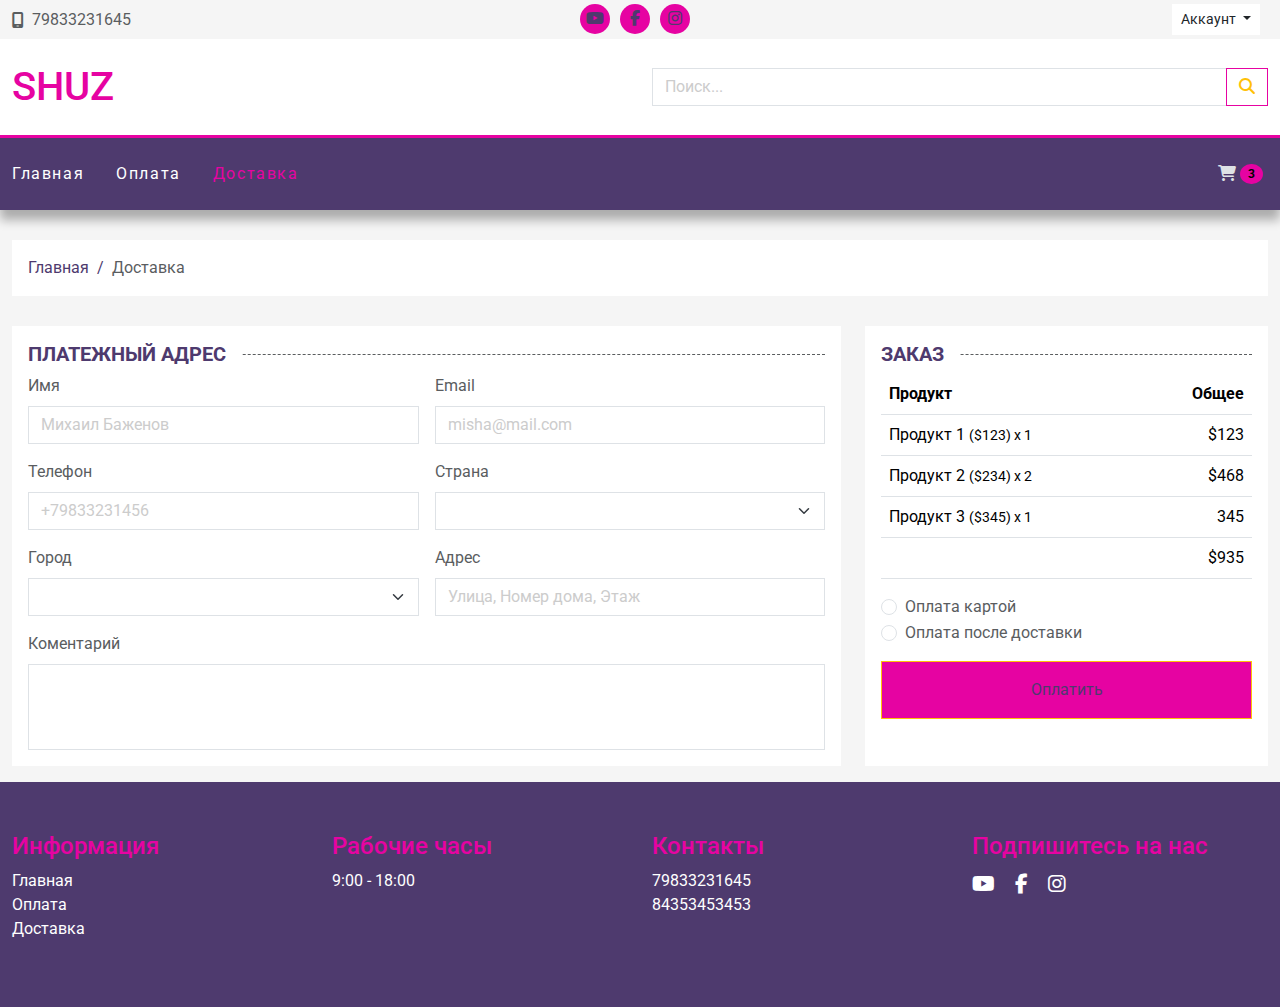
<file: checkout.html>
<!doctype html>
<html lang="en">

<head>
	<meta charset="utf-8">
	<meta name="viewport" content="width=device-width, initial-scale=1">
	<title>SHUZ :: Главная</title>
	<link rel="preconnect" href="https://fonts.googleapis.com">
	<link rel="preconnect" href="https://fonts.gstatic.com" crossorigin>
	<link href="https://fonts.googleapis.com/css2?family=Roboto:wght@400;500;700&display=swap" rel="stylesheet">
	<link rel="stylesheet" href="https://cdn.jsdelivr.net/npm/bootstrap@5.3.0-alpha3/dist/css/bootstrap.min.css">
	<link rel="stylesheet" href="https://cdnjs.cloudflare.com/ajax/libs/font-awesome/6.4.0/css/all.min.css">
	<link rel="stylesheet" href="assets/owlcarousel/owl.carousel.min.css">
	<link rel="stylesheet" href="assets/owlcarousel/owl.theme.default.min.css">
	<link rel="stylesheet" href="assets/css/main.css">
	<link rel="shortcut icon" href="assets/img/favicon.ico" type="image/x-icon">
</head>

<body>

	<div class="wrapper">

		<header class="header">
			<div class="header-top py-1">
				<div class="container-fluid">
					<div class="row">
						<div class="col-6 col-sm-4">
							<div class="header-top-phone d-flex align-items-center h-100">
								<i class="fa-solid fa-mobile-screen"></i>
								<a href="tel:+1234567890" class="ms-2">79833231645</a>
							</div>
						</div>

						<div class="col-sm-4 d-none d-sm-block">
							<ul class="social-icons d-flex justify-content-center">
								<li>
									<a href="#">
										<i class="fa-brands fa-youtube"></i>
									</a>
								</li>
								<li>
									<a href="#">
										<i class="fa-brands fa-facebook-f"></i>
									</a>
								</li>
								<li>
									<a href="#">
										<i class="fa-brands fa-instagram"></i>
									</a>
								</li>
							</ul>
						</div>

						<div class="col-6 col-sm-4">
							<div class="header-top-account d-flex justify-content-end">
								<div class="btn-group me-2">
									<div class="dropdown">
										<button class="btn btn-sm dropdown-toggle" type="button"
											data-bs-toggle="dropdown" aria-expanded="false">
											Аккаунт
										</button>
										<ul class="dropdown-menu">
											<li>
												<a class="dropdown-item" href="register.html">Регистрация</a>
											</li>
											<li>
												<a class="dropdown-item" href="logim.html">Вход</a>
											</li>
										</ul>
									</div>
								</div>
							</div>
						</div>
					</div>
				</div>
			</div>

			<div class="header-middle bg-white py-4">
				<div class="container-fluid">
					<div class="row align-items-center">

						<div class="col-sm-6">
							<a href="index.html" class="header-logo h1">Shuz</a>
						</div>

						<div class="col-sm-6 mt-2 mt-md-0">
							<form action="">
								<div class="input-group">
									<input type="text" class="form-control" name="s" placeholder="Поиск..."
										aria-label="Searching..." aria-describedby="button-search">
									<button class="btn btn-outline-warning" type="submit" id="button-search">
										<i class="fa-solid fa-magnifying-glass"></i>
									</button>
								</div>
							</form>
						</div>

					</div>
				</div>
			</div>
		</header>

		<div class="header-bottom sticky-top" id="header-nav">
			<nav class="navbar navbar-expand-lg bg-dark" data-bs-theme="dark">
				<div class="container-fluid">
					<button class="navbar-toggler" type="button" data-bs-toggle="offcanvas"
						data-bs-target="#offcanvasNavbar" aria-controls="offcanvasNavbar" aria-expanded="false"
						aria-label="Toggle navigation">
						<span class="navbar-toggler-icon"></span>
					</button>
					<div class="offcanvas offcanvas-start" id="offcanvasNavbar" tabindex="-1"
						aria-labelledby="offcanvasNavbarLabel">
						<div class="offcanvas-header">
							<h5 class="offcanvas-title" id="offcanvasNavbarLabel">Каталог/h5>
							<button type="button" class="btn-close" data-bs-dismiss="offcanvas"
								aria-label="Close"></button>
						</div>
						<div class="offcanvas-body">
							<ul class="navbar-nav">
								<li class="nav-item">
									<a class="nav-link" aria-current="page" href="index.html">Главная</a>
								</li>
								<li class="nav-item">
									<a class="nav-link" href="cart.html">Оплата</a>
								</li>
								<li class="nav-item">
									<a class="nav-link active" href="checkout.html">Доставка</a>
								</li>
							</ul>
						</div>
					</div>

					<div>
						<button class="btn p-1" id="cart-open" type="button" data-bs-toggle="offcanvas2"
							data-bs-target="#offcanvasCart" aria-controls="offcanvasCart">
							<i class="fa-solid fa-cart-shopping"></i>
							<span class="badge text-bg-warning cart-badge bg-warning rounded-circle">3</span>
						</button>
					</div>

				</div>
			</nav>
		</div>
        <!-- ./header-bottom -->

        <div class="offcanvas offcanvas-end" tabindex="-1" id="offcanvasCart" aria-labelledby="offcanvasCartLabel">
            <div class="offcanvas-header">
                <h5 class="offcanvas-title" id="offcanvasCartLabel">Cart</h5>
                <button type="button" class="btn-close" data-bs-dismiss="offcanvas" aria-label="Close"></button>
            </div>
            <div class="offcanvas-body">
                <div class="table-responsive">
                    <table class="table offcanvasCart-table">
                        <tbody>
                            <tr>
                                <td class="product-img-td"><a href="product.html"><img src="assets/img/products/1.jpg"
                                            alt=""></a>
                                </td>
                                <td><a href="product.html">Продукт 1</a></td>
                                <td>$123</td>
                                <td>&times;1</td>
                                <td><button class="btn btn-danger"><i class="fa-regular fa-circle-xmark"></i></button>
                                </td>
                            </tr>
                            <tr>
                                <td class="product-img-td"><a href="product.html"><img src="assets/img/products/2.jpg"
                                            alt=""></a>
                                </td>
                                <td><a href="product.html">Продукт 2</a></td>
                                <td>$234</td>
                                <td>&times;2</td>
                                <td><button class="btn btn-danger"><i class="fa-regular fa-circle-xmark"></i></button>
                                </td>
                            </tr>
                            <tr>
                                <td class="product-img-td"><a href="product.html"><img src="assets/img/products/3.jpg"
                                            alt=""></a>
                                </td>
                                <td><a href="product.html">Продукт 3</a></td>
                                <td>$345</td>
                                <td>&times;1</td>
                                <td><button class="btn btn-danger"><i class="fa-regular fa-circle-xmark"></i></button>
                                </td>
                            </tr>
                        </tbody>
                        <tfoot>
                            <tr>
                                <td colspan="4" class="text-end">Общая:</td>
                                <td>$702</td>
                            </tr>
                        </tfoot>
                    </table>
                </div>

                <div class="text-end mt-3">
                    <a href="cart.html" class="btn btn-outline-warning">Корзина/a>
                    <a href="checkout.html" class="btn btn-outline-secondary">Опалата</a>
                </div>
            </div>
        </div>

        <main class="main">

            <div class="container-fluid">
                <div class="row">
                    <div class="col-12">
                        <nav class="breadcrumbs">
                            <ul>
                                <li><a href="index.html">Главная</a></li>
                                <li><span>Доставка</span></li>
                            </ul>
                        </nav>
                    </div>
                </div>
            </div>

            <div class="container-fluid">

                <form action="" class="needs-validation" id="checkoutForm" novalidate>

                    <div class="ajax-loader" id="ajaxLoader">
                        <img src="assets/img/ripple.svg" alt="">
                    </div>

                    <div class="row">

                        <div class="col-lg-8 mb-3">
                            <div class="Checkout p-3 h-100 bg-white">

                                <h1 class="section-title h5"><span>Платежный адрес</span></h1>

                                <div class="row g-3">

                                    <div class="col-md-6">
                                        <label for="name" class="form-label">Имя</label>
                                        <input type="text" id="name" name="name" class="form-control"
                                            placeholder="Михаил Баженов" aria-label="Name" required>
                                    </div>

                                    <div class="col-md-6">
                                        <label for="email" class="form-label">Email</label>
                                        <input type="email" name="email" id="email" class="form-control"
                                            placeholder="misha@mail.com" aria-label="Email" required>
                                    </div>

                                    <div class="col-md-6">
                                        <label for="phone" class="form-label">Телефон</label>
                                        <input type="tel" name="phone" id="phone" class="form-control"
                                            placeholder="+79833231456" aria-label="Phone" required>
                                    </div>

                                    <div class="col-md-6">
                                        <label for="country" class="form-label">Страна</label>
                                        <select id="country" name="country" class="form-select" aria-label="Country"
                                            required></select>
                                    </div>

                                    <div class="col-md-6">
                                        <label for="city" class="form-label">Город</label>
                                        <select id="city" name="city" class="form-select" aria-label="City"
                                            required></select>
                                    </div>

                                    <div class="col-md-6">
                                        <label for="address" class="form-label">Адрес</label>
                                        <input type="text" name="address" id="address" class="form-control"
                                            placeholder="Улица, Номер дома, Этаж" aria-label="Address" required>
                                    </div>

                                    <div class="col">
                                        <label for="comment" class="form-label">Коментарий</label>
                                        <textarea class="form-control" name="comment" id="comment" rows="3"></textarea>
                                    </div>

                                </div>

                            </div>
                        </div>

                        <div class="col-lg-4 mb-3">

                            <div class="cart-summary p-3 sidebar h-100">
                                <h5 class="section-title"><span>Заказ</span></h5>

                                <div class="table-responsive">
                                    <table class="table">
                                        <thead>
                                            <tr>
                                                <th>Продукт</th>
                                                <th class="text-end">Общее</th>
                                            </tr>
                                        </thead>
                                        <tbody>
                                            <tr>
                                                <td>
                                                    Продукт 1
                                                    <small>($123) x 1</small>
                                                </td>
                                                <td class="text-end">$123</td>
                                            </tr>
                                            <tr>
                                                <td>
                                                    Продукт 2 <small>($234) x 2</small>
                                                </td>
                                                <td class="text-end">$468</td>
                                            </tr>
                                            <tr>
                                                <td>
                                                    Продукт 3 <small>($345) x 1</small>
                                                </td>
                                                <td class="text-end">345</td>
                                            </tr>
                                        </tbody>
                                        <tfoot>
                                            <tr>
                                                <td colspan="2" class="text-end">$935</td>
                                            </tr>
                                        </tfoot>
                                    </table>
                                </div>

                                <div class="form-check">
                                    <input name="payment-method" class="form-check-input" type="radio"
                                        name="payment-method1" id="payment-method1" value="payment-method1" required>
                                    <label class="form-check-label" for="payment-method1">
                                        Оплата картой
                                    </label>
                                </div>

                                <div class="form-check">
                                    <input name="payment-method" class="form-check-input" type="radio"
                                        name="payment-method2" id="payment-method2" value="payment-method2" required>
                                    <label class="form-check-label" for="payment-method2">
                                        Оплата после доставки
                                    </label>
                                </div>

                                <div class="d-grid mt-3">
                                    <button type="submit" class="btn btn-warning">Оплатить</button>
                                </div>

                            </div>

                        </div>

                    </div>

                </form>

            </div>

        </main>

        <footer class="footer" id="footer">
			<div class="container-fluid">
				<div class="row">
					<div class="col-md-3 col-6">
						<h4>Информация</h4>
						<ul class="list-unstyled">
							<li><a href="index.html">Главная</a></li>
							<li><a href="cart.html">Оплата</a></li>
							<li><a href="checkout.html">Доставка</a></li>
						</ul>
					</div>

					<div class="col-md-3 col-6">
						<h4>Рабочие часы</h4>
						<ul class="list-unstyled">
							<li>9:00 - 18:00</li>
						</ul>
					</div>

					<div class="col-md-3 col-6">
						<h4>Контакты</h4>
						<ul class="list-unstyled">
							<li><a href="tel:1234567890">79833231645</a></li>
							<li><a href="tel:0987654321">84353453453</a></li>
						</ul>
					</div>

					<div class="col-md-3 col-6">
						<h4>Подпишитесь на нас</h4>
						<ul class="footer-icons">
							<li><a href="#"><i class="fa-brands fa-youtube"></i></a></li>
							<li><a href="#"><i class="fa-brands fa-facebook-f"></i></a></li>
							<li><a href="#"><i class="fa-brands fa-instagram"></i></a></li>
						</ul>
					</div>
				</div>
			</div>
		</footer>
	</div>

	<button id="top">
		<i class="fa-solid fa-angles-up"></i>
	</button>

	<script src="https://cdnjs.cloudflare.com/ajax/libs/jquery/3.6.4/jquery.min.js"></script>
	<script src="https://cdn.jsdelivr.net/npm/bootstrap@5.3.0-alpha3/dist/js/bootstrap.bundle.min.js"></script>
	<script src="assets/owlcarousel/owl.carousel.min.js"></script>
	<script src="assets/js/main.js"></script>
</body>

</html>
</file>
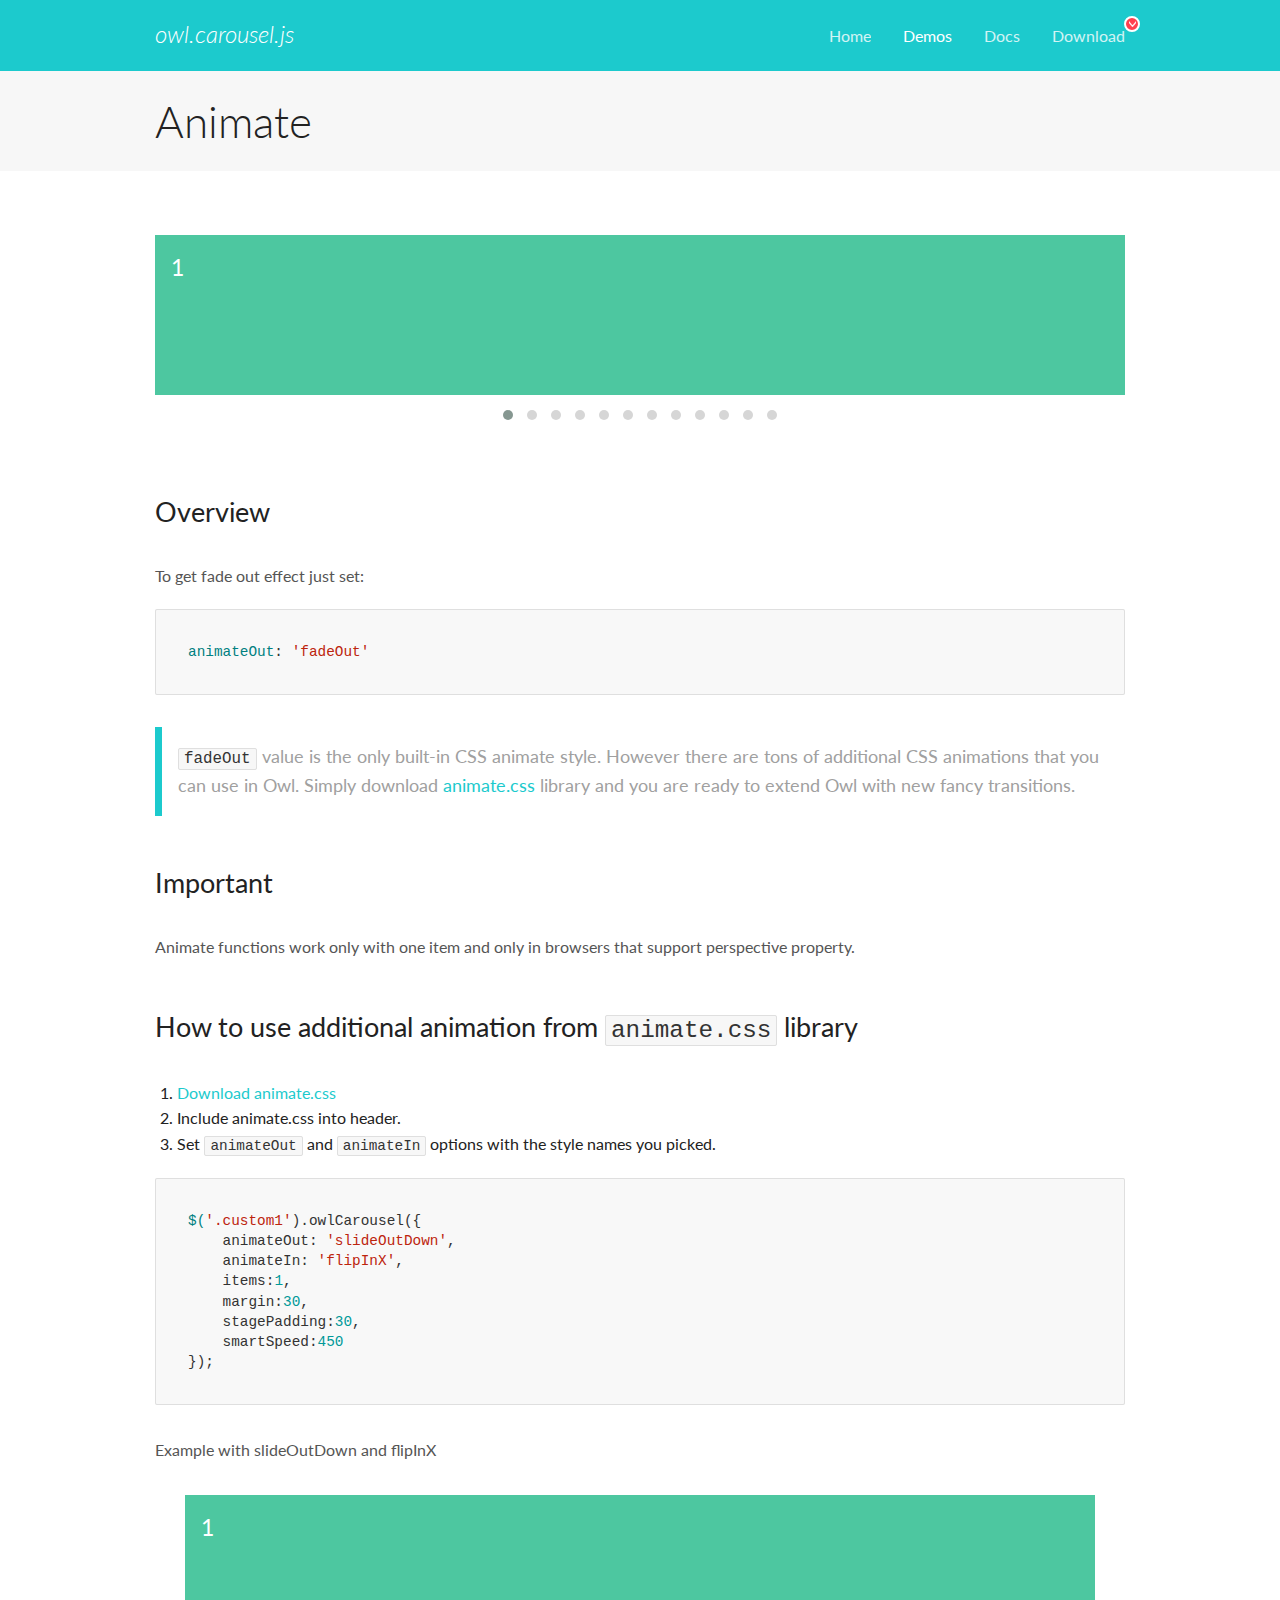
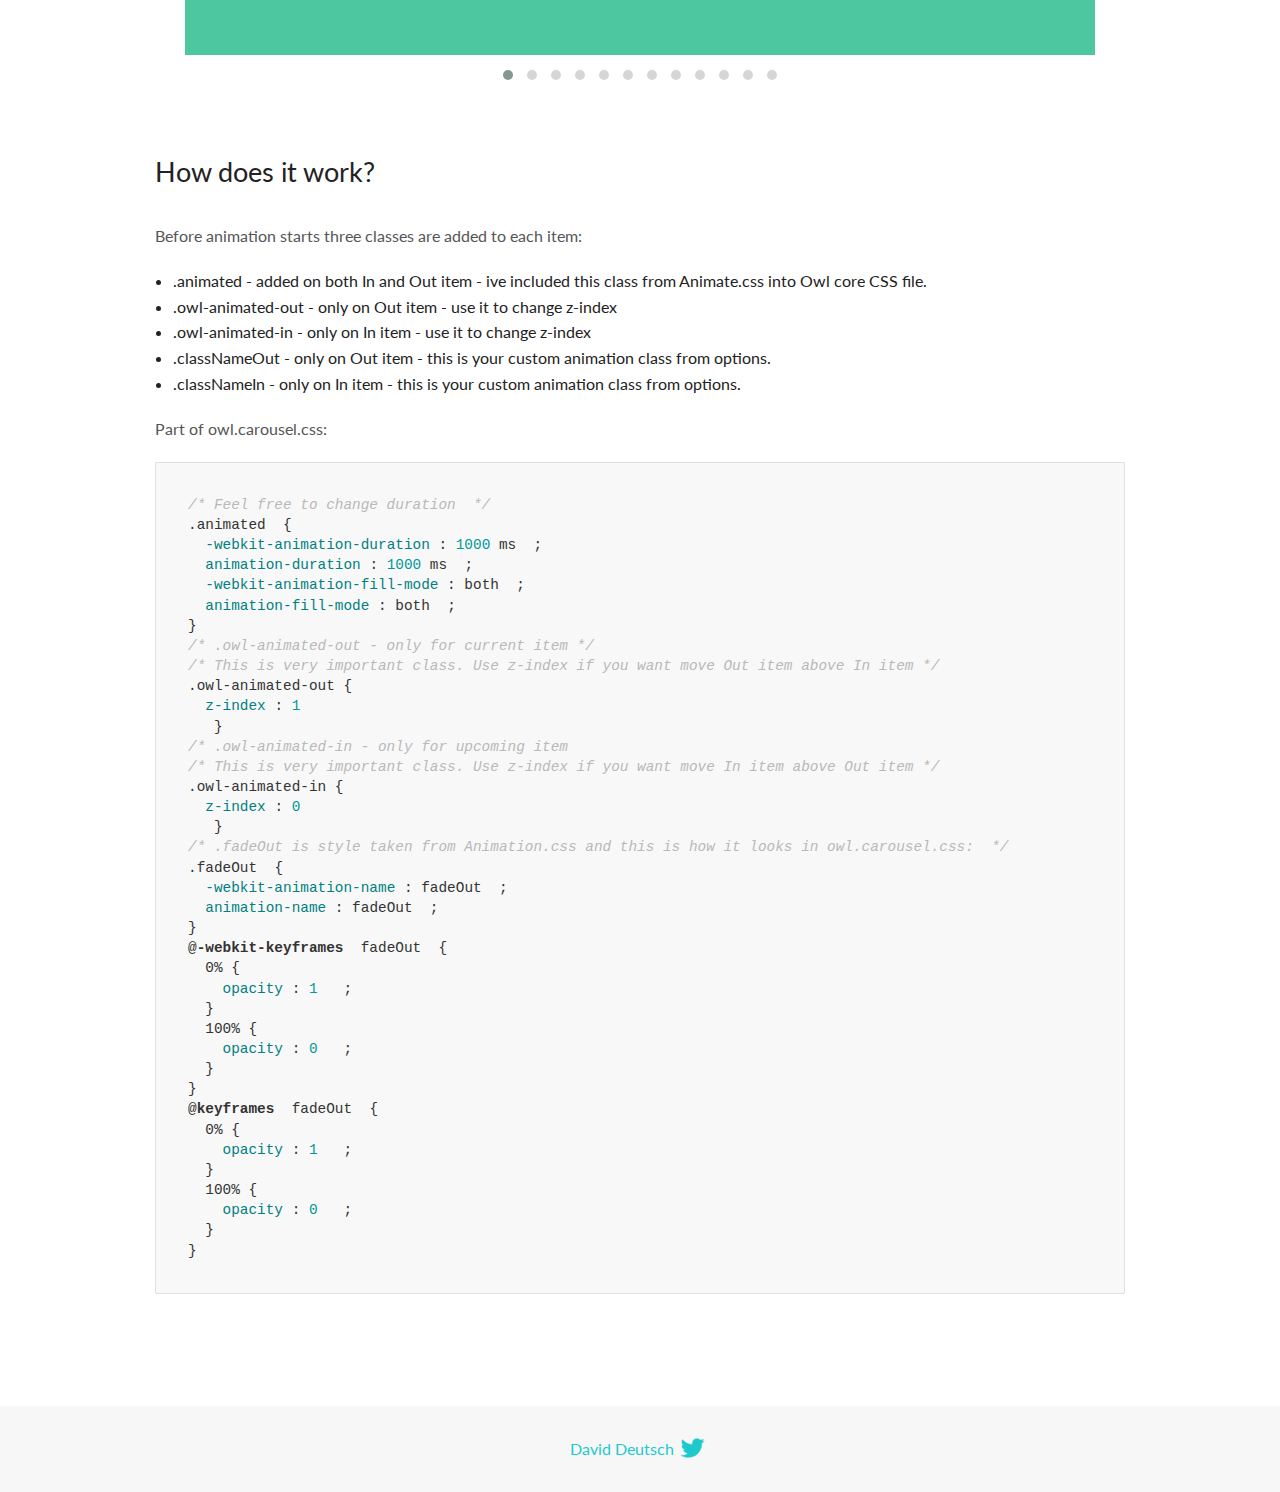
<file: assets/OwlCarousel2-2.3.4/docs/demos/animate.html>
<!DOCTYPE html>
<html lang="en">
  <head>

    <!-- head -->
    <meta charset="utf-8">
    <meta name="msapplication-tap-highlight" content="no" />
    <meta name="viewport" content="width=device-width, initial-scale=1.0" />
    <meta name="description" content="Animate carousel">
    <meta name="author" content="David Deutsch">
    <title>
      Animate Demo | Owl Carousel | 2.3.4
    </title>

    <!-- Stylesheets -->
    <link href='https://fonts.googleapis.com/css?family=Lato:300,400,700,400italic,300italic' rel='stylesheet' type='text/css'>
    <link rel="stylesheet" href="../assets/css/docs.theme.min.css">

    <!-- Owl Stylesheets -->
    <link rel="stylesheet" href="../assets/owlcarousel/assets/owl.carousel.min.css">
    <link rel="stylesheet" href="../assets/owlcarousel/assets/owl.theme.default.min.css">

    <!-- HTML5 shim and Respond.js IE8 support of HTML5 elements and media queries -->

    <!--[if lt IE 9]>
      <script src="https://oss.maxcdn.com/libs/html5shiv/3.7.0/html5shiv.js"></script>
      <script src="https://oss.maxcdn.com/libs/respond.js/1.3.0/respond.min.js"></script>
    <![endif]-->

    <!-- Favicons -->
    <link rel="apple-touch-icon-precomposed" sizes="144x144" href="../assets/ico/apple-touch-icon-144-precomposed.png">
    <link rel="shortcut icon" href="../assets/ico/favicon.png">
    <link rel="shortcut icon" href="favicon.ico">

    <!-- Yeah i know js should not be in header. Its required for demos.-->

    <!-- javascript -->
    <script src="../assets/vendors/jquery.min.js"></script>
    <script src="../assets/owlcarousel/owl.carousel.js"></script>
  </head>
  <body>

    <!-- header -->
    <header class="header">
      <div class="row">
        <div class="large-12 columns">
          <div class="brand left">
            <h3>
              <a href="/OwlCarousel2/">owl.carousel.js</a> 
            </h3>
          </div>
          <a id="toggle-nav" class="right">
            <span></span> <span></span> <span></span> 
          </a> 
          <div class="nav-bar">
            <ul class="clearfix">
              <li> <a href="/OwlCarousel2/index.html">Home</a>  </li>
              <li class="active">
                <a href="/OwlCarousel2/demos/demos.html">Demos</a> 
              </li>
              <li> <a href="/OwlCarousel2/docs/started-welcome.html">Docs</a>  </li>
              <li>
                <a href="https://github.com/OwlCarousel2/OwlCarousel2/archive/2.3.4.zip">Download</a> 
                <span class="download"></span> 
              </li>
            </ul>
          </div>
        </div>
      </div>
    </header>

    <!-- title -->
    <section class="title">
      <div class="row">
        <div class="large-12 columns">
          <h1>Animate</h1>
        </div>
      </div>
    </section>

    <!--  Demos -->
    <section id="demos">
      <div class="row">
        <div class="large-12 columns">
          <div class="fadeOut owl-carousel owl-theme">
            <div class="item">
              <h4>1</h4>
            </div>
            <div class="item">
              <h4>2</h4>
            </div>
            <div class="item">
              <h4>3</h4>
            </div>
            <div class="item">
              <h4>4</h4>
            </div>
            <div class="item">
              <h4>5</h4>
            </div>
            <div class="item">
              <h4>6</h4>
            </div>
            <div class="item">
              <h4>7</h4>
            </div>
            <div class="item">
              <h4>8</h4>
            </div>
            <div class="item">
              <h4>9</h4>
            </div>
            <div class="item">
              <h4>10</h4>
            </div>
            <div class="item">
              <h4>11</h4>
            </div>
            <div class="item">
              <h4>12</h4>
            </div>
          </div>
          <h3 id="overview">Overview</h3>
          <p>To get fade out effect just set:</p>
          <pre><code>animateOut: &#39;fadeOut&#39;</code></pre>
          <blockquote>
            <p><code>fadeOut</code> value is the only built-in CSS animate style. However there are tons of additional CSS animations that you can use in Owl. Simply download
              <a href="https://daneden.github.io/animate.css/">animate.css</a>  library and you are ready to extend Owl with new fancy transitions.</p>
          </blockquote>
          <h3 id="important">Important</h3>
          <p>Animate functions work only with one item and only in browsers that support perspective property.</p>
          <h3 id="how-to-use-additional-animation-from-animate-css-library">How to use additional animation from <code>animate.css</code> library</h3>
          <ol>
            <li> <a href="https://daneden.github.io/animate.css/">Download animate.css</a>  </li>
            <li>Include animate.css into header.</li>
            <li>Set <code>animateOut</code> and <code>animateIn</code> options with the style names you picked.</li>
          </ol>
          <pre><code>$(&#39;.custom1&#39;).owlCarousel({
    animateOut: &#39;slideOutDown&#39;,
    animateIn: &#39;flipInX&#39;,
    items:1,
    margin:30,
    stagePadding:30,
    smartSpeed:450
});</code></pre>
          <p>Example with slideOutDown and flipInX</p>
          <div class="custom1 owl-carousel owl-theme">
            <div class="item">
              <h4>1</h4>
            </div>
            <div class="item">
              <h4>2</h4>
            </div>
            <div class="item">
              <h4>3</h4>
            </div>
            <div class="item">
              <h4>4</h4>
            </div>
            <div class="item">
              <h4>5</h4>
            </div>
            <div class="item">
              <h4>6</h4>
            </div>
            <div class="item">
              <h4>7</h4>
            </div>
            <div class="item">
              <h4>8</h4>
            </div>
            <div class="item">
              <h4>9</h4>
            </div>
            <div class="item">
              <h4>10</h4>
            </div>
            <div class="item">
              <h4>11</h4>
            </div>
            <div class="item">
              <h4>12</h4>
            </div>
          </div>
          <h3 id="how-does-it-work-">How does it work?</h3>
          <p>Before animation starts three classes are added to each item:</p>
          <ul>
            <li>.animated - added on both In and Out item - ive included this class from Animate.css into Owl core CSS file.</li>
            <li>.owl-animated-out - only on Out item - use it to change z-index</li>
            <li>.owl-animated-in - only on In item - use it to change z-index</li>
            <li>.classNameOut - only on Out item - this is your custom animation class from options.</li>
            <li>.classNameIn - only on In item - this is your custom animation class from options.</li>
          </ul>
          <p>Part of owl.carousel.css:</p>
          <pre><code class="language-css"><span class="comment">/* Feel free to change duration  */</span> 
<span class="class">.animated</span>  <span class="rules">{
  <span class="rule"><span class="attribute">-webkit-animation-duration</span> :<span class="value"> <span class="number">1000</span> ms</span> </span> ;
  <span class="rule"><span class="attribute">animation-duration</span> :<span class="value"> <span class="number">1000</span> ms</span> </span> ;
  <span class="rule"><span class="attribute">-webkit-animation-fill-mode</span> :<span class="value"> both</span> </span> ;
  <span class="rule"><span class="attribute">animation-fill-mode</span> :<span class="value"> both</span> </span> ;
<span class="rule">}</span> </span> 
<span class="comment">/* .owl-animated-out - only for current item */</span> 
<span class="comment">/* This is very important class. Use z-index if you want move Out item above In item */</span> 
<span class="class">.owl-animated-out</span> <span class="rules">{
  <span class="rule"><span class="attribute">z-index</span> :<span class="value"> <span class="number">1</span> 
</span> </span> </span> }
<span class="comment">/* .owl-animated-in - only for upcoming item
/* This is very important class. Use z-index if you want move In item above Out item */</span> 
<span class="class">.owl-animated-in</span> <span class="rules">{
  <span class="rule"><span class="attribute">z-index</span> :<span class="value"> <span class="number">0</span> 
</span> </span> </span> }
<span class="comment">/* .fadeOut is style taken from Animation.css and this is how it looks in owl.carousel.css:  */</span> 
<span class="class">.fadeOut</span>  <span class="rules">{
  <span class="rule"><span class="attribute">-webkit-animation-name</span> :<span class="value"> fadeOut</span> </span> ;
  <span class="rule"><span class="attribute">animation-name</span> :<span class="value"> fadeOut</span> </span> ;
<span class="rule">}</span> </span> 
<span class="at_rule">@<span class="keyword">-webkit-keyframes</span>  fadeOut </span> {
  0% <span class="rules">{
    <span class="rule"><span class="attribute">opacity</span> :<span class="value"> <span class="number">1</span> </span> </span> ;
  <span class="rule">}</span> </span> 
  100% <span class="rules">{
    <span class="rule"><span class="attribute">opacity</span> :<span class="value"> <span class="number">0</span> </span> </span> ;
  <span class="rule">}</span> </span> 
}
<span class="at_rule">@<span class="keyword">keyframes</span>  fadeOut </span> {
  0% <span class="rules">{
    <span class="rule"><span class="attribute">opacity</span> :<span class="value"> <span class="number">1</span> </span> </span> ;
  <span class="rule">}</span> </span> 
  100% <span class="rules">{
    <span class="rule"><span class="attribute">opacity</span> :<span class="value"> <span class="number">0</span> </span> </span> ;
  <span class="rule">}</span> </span> 
}</code></pre>
          <link rel="stylesheet" href="../assets/css/animate.css">
          <script>
            jQuery(document).ready(function($) {
              $('.fadeOut').owlCarousel({
                items: 1,
                animateOut: 'fadeOut',
                loop: true,
                margin: 10,
              });
              $('.custom1').owlCarousel({
                animateOut: 'slideOutDown',
                animateIn: 'flipInX',
                items: 1,
                margin: 30,
                stagePadding: 30,
                smartSpeed: 450
              });
            });
          </script>
        </div>
      </div>
    </section>

    <!-- footer -->
    <footer class="footer">
      <div class="row">
        <div class="large-12 columns">
          <h5>
            <a href="/OwlCarousel2/docs/support-contact.html">David Deutsch</a> 
            <a id="custom-tweet-button" href="https://twitter.com/share?url=https://github.com/OwlCarousel2/OwlCarousel2&text=Owl Carousel - This is so awesome! " target="_blank"></a> 
          </h5>
        </div>
      </div>
    </footer>

    <!-- vendors -->
    <script src="../assets/vendors/highlight.js"></script>
    <script src="../assets/js/app.js"></script>
  </body>
</html>
</file>
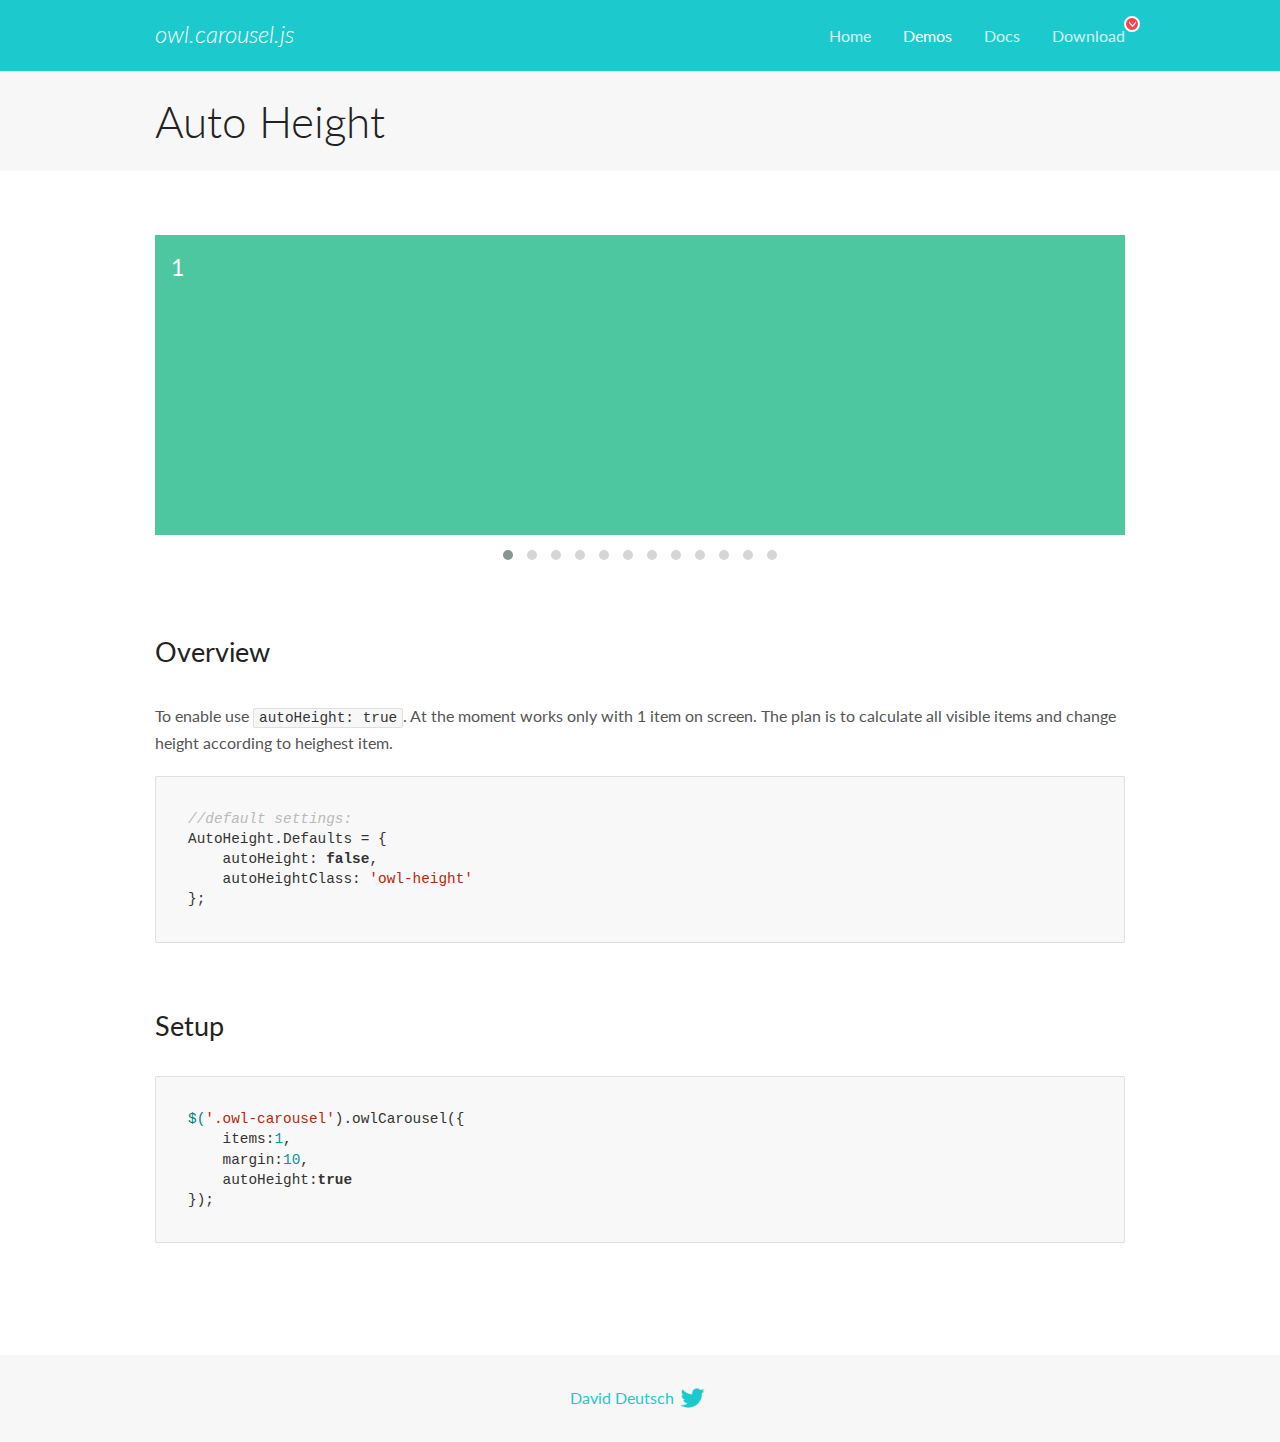
<file: assets/OwlCarousel2-2.3.4/docs/demos/autoheight.html>
<!DOCTYPE html>
<html lang="en">
  <head>

    <!-- head -->
    <meta charset="utf-8">
    <meta name="msapplication-tap-highlight" content="no" />
    <meta name="viewport" content="width=device-width, initial-scale=1.0" />
    <meta name="description" content="autoHeight usage demo">
    <meta name="author" content="David Deutsch">
    <title>
      Auto Height Demo | Owl Carousel | 2.3.4
    </title>

    <!-- Stylesheets -->
    <link href='https://fonts.googleapis.com/css?family=Lato:300,400,700,400italic,300italic' rel='stylesheet' type='text/css'>
    <link rel="stylesheet" href="../assets/css/docs.theme.min.css">

    <!-- Owl Stylesheets -->
    <link rel="stylesheet" href="../assets/owlcarousel/assets/owl.carousel.min.css">
    <link rel="stylesheet" href="../assets/owlcarousel/assets/owl.theme.default.min.css">

    <!-- HTML5 shim and Respond.js IE8 support of HTML5 elements and media queries -->

    <!--[if lt IE 9]>
      <script src="https://oss.maxcdn.com/libs/html5shiv/3.7.0/html5shiv.js"></script>
      <script src="https://oss.maxcdn.com/libs/respond.js/1.3.0/respond.min.js"></script>
    <![endif]-->

    <!-- Favicons -->
    <link rel="apple-touch-icon-precomposed" sizes="144x144" href="../assets/ico/apple-touch-icon-144-precomposed.png">
    <link rel="shortcut icon" href="../assets/ico/favicon.png">
    <link rel="shortcut icon" href="favicon.ico">

    <!-- Yeah i know js should not be in header. Its required for demos.-->

    <!-- javascript -->
    <script src="../assets/vendors/jquery.min.js"></script>
    <script src="../assets/owlcarousel/owl.carousel.js"></script>
  </head>
  <body>

    <!-- header -->
    <header class="header">
      <div class="row">
        <div class="large-12 columns">
          <div class="brand left">
            <h3>
              <a href="/OwlCarousel2/">owl.carousel.js</a> 
            </h3>
          </div>
          <a id="toggle-nav" class="right">
            <span></span> <span></span> <span></span> 
          </a> 
          <div class="nav-bar">
            <ul class="clearfix">
              <li> <a href="/OwlCarousel2/index.html">Home</a>  </li>
              <li class="active">
                <a href="/OwlCarousel2/demos/demos.html">Demos</a> 
              </li>
              <li> <a href="/OwlCarousel2/docs/started-welcome.html">Docs</a>  </li>
              <li>
                <a href="https://github.com/OwlCarousel2/OwlCarousel2/archive/2.3.4.zip">Download</a> 
                <span class="download"></span> 
              </li>
            </ul>
          </div>
        </div>
      </div>
    </header>

    <!-- title -->
    <section class="title">
      <div class="row">
        <div class="large-12 columns">
          <h1>Auto Height</h1>
        </div>
      </div>
    </section>

    <!--  Demos -->
    <section id="demos">
      <div class="row">
        <div class="large-12 columns">
          <div class="owl-carousel owl-theme">
            <div class="item" style="height:300px">
              <h4>1</h4>
            </div>
            <div class="item" style="height:100px">
              <h4>2</h4>
            </div>
            <div class="item" style="height:500px">
              <h4>3</h4>
            </div>
            <div class="item" style="height:250px">
              <h4>4</h4>
            </div>
            <div class="item" style="height:400px">
              <h4>5</h4>
            </div>
            <div class="item" style="height:500px">
              <h4>6</h4>
            </div>
            <div class="item" style="height:600px">
              <h4>7</h4>
            </div>
            <div class="item" style="height:400px">
              <h4>8</h4>
            </div>
            <div class="item" style="height:300px">
              <h4>9</h4>
            </div>
            <div class="item" style="height:350px">
              <h4>10</h4>
            </div>
            <div class="item" style="height:200px">
              <h4>11</h4>
            </div>
            <div class="item" style="height:150px">
              <h4>12</h4>
            </div>
          </div>
          <h3 id="overview">Overview</h3>
          <p>To enable use <code>autoHeight: true</code>. At the moment works only with 1 item on screen. The plan is to calculate all visible items and change height according to heighest item.</p>
          <pre><code>//default settings:
AutoHeight.Defaults = {
    autoHeight: false,
    autoHeightClass: &#39;owl-height&#39;
};</code></pre>
          <h3 id="setup">Setup</h3>
          <pre><code>$(&#39;.owl-carousel&#39;).owlCarousel({
    items:1,
    margin:10,
    autoHeight:true
});</code></pre>
          <script>
            $(document).ready(function() {
              $('.owl-carousel').owlCarousel({
                items: 1,
                margin: 10,
                autoHeight: true
              });
            })
          </script>
        </div>
      </div>
    </section>

    <!-- footer -->
    <footer class="footer">
      <div class="row">
        <div class="large-12 columns">
          <h5>
            <a href="/OwlCarousel2/docs/support-contact.html">David Deutsch</a> 
            <a id="custom-tweet-button" href="https://twitter.com/share?url=https://github.com/OwlCarousel2/OwlCarousel2&text=Owl Carousel - This is so awesome! " target="_blank"></a> 
          </h5>
        </div>
      </div>
    </footer>

    <!-- vendors -->
    <script src="../assets/vendors/highlight.js"></script>
    <script src="../assets/js/app.js"></script>
  </body>
</html>
</file>
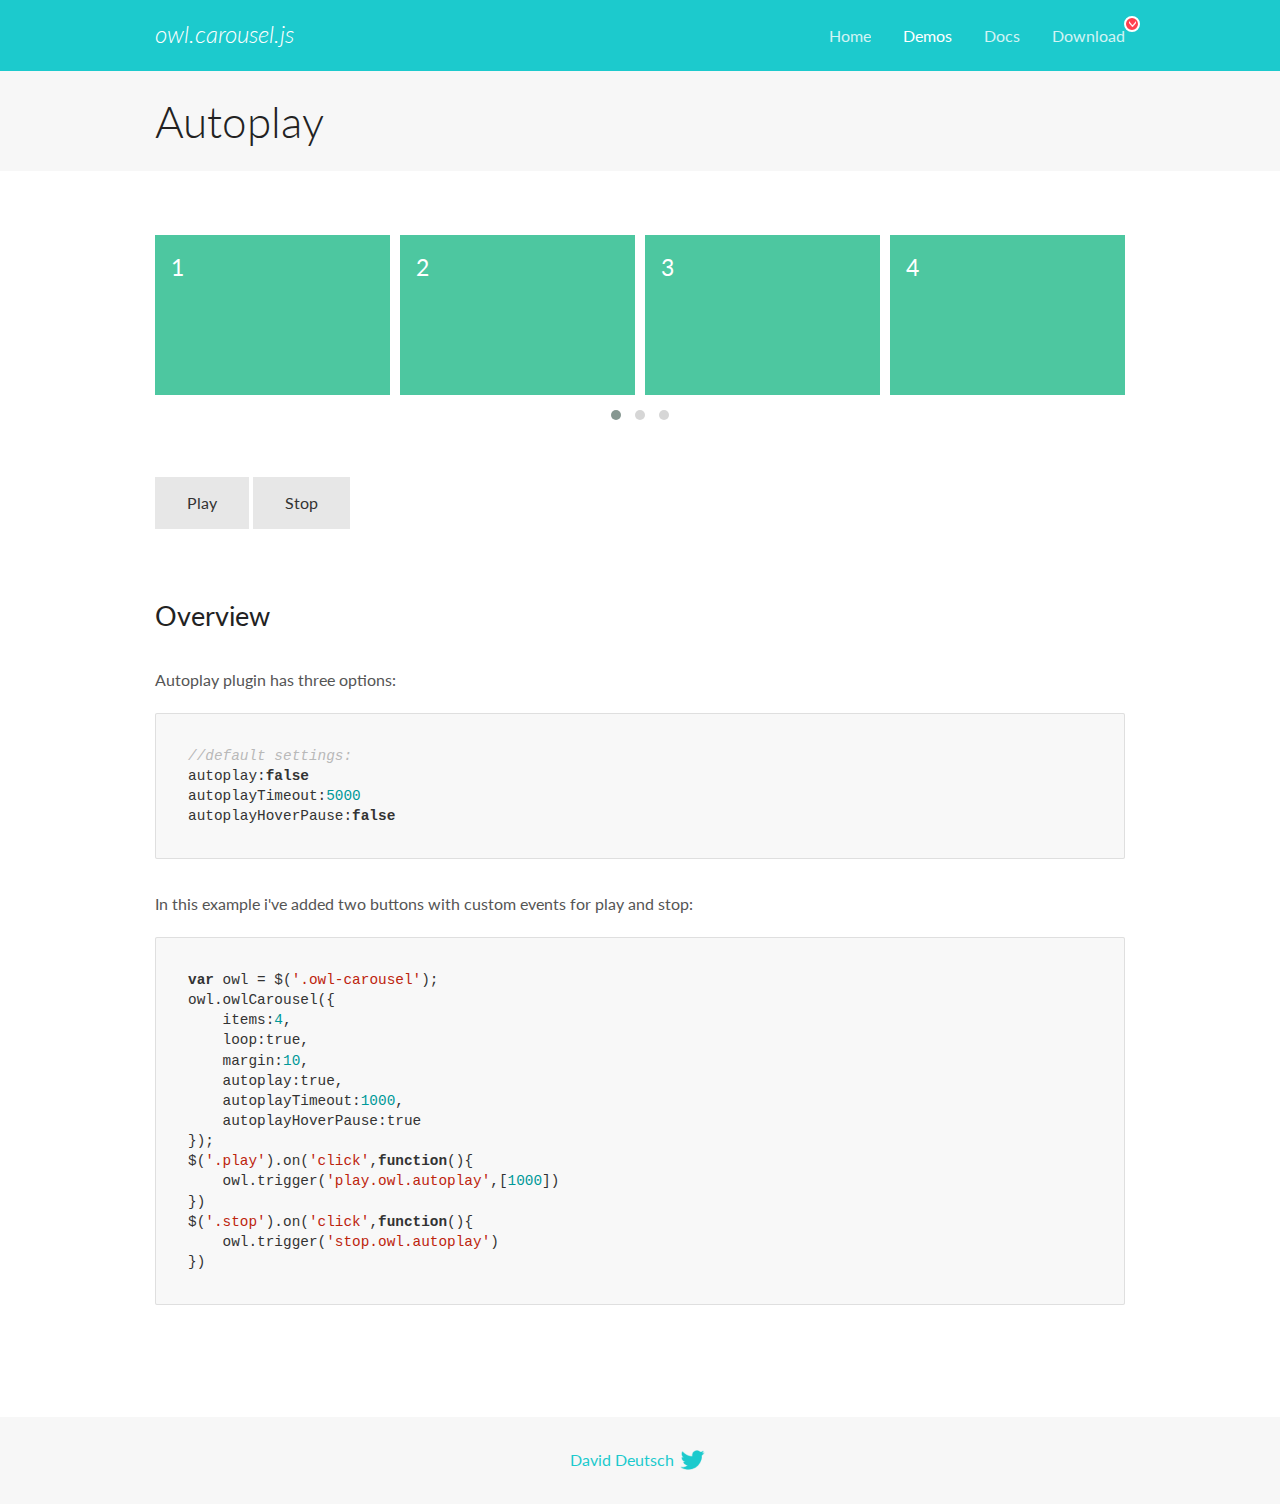
<file: assets/OwlCarousel2-2.3.4/docs/demos/autoplay.html>
<!DOCTYPE html>
<html lang="en">
  <head>

    <!-- head -->
    <meta charset="utf-8">
    <meta name="msapplication-tap-highlight" content="no" />
    <meta name="viewport" content="width=device-width, initial-scale=1.0" />
    <meta name="description" content="Autoplay usage demo">
    <meta name="author" content="David Deutsch">
    <title>
      Autoplay Demo | Owl Carousel | 2.3.4
    </title>

    <!-- Stylesheets -->
    <link href='https://fonts.googleapis.com/css?family=Lato:300,400,700,400italic,300italic' rel='stylesheet' type='text/css'>
    <link rel="stylesheet" href="../assets/css/docs.theme.min.css">

    <!-- Owl Stylesheets -->
    <link rel="stylesheet" href="../assets/owlcarousel/assets/owl.carousel.min.css">
    <link rel="stylesheet" href="../assets/owlcarousel/assets/owl.theme.default.min.css">

    <!-- HTML5 shim and Respond.js IE8 support of HTML5 elements and media queries -->

    <!--[if lt IE 9]>
      <script src="https://oss.maxcdn.com/libs/html5shiv/3.7.0/html5shiv.js"></script>
      <script src="https://oss.maxcdn.com/libs/respond.js/1.3.0/respond.min.js"></script>
    <![endif]-->

    <!-- Favicons -->
    <link rel="apple-touch-icon-precomposed" sizes="144x144" href="../assets/ico/apple-touch-icon-144-precomposed.png">
    <link rel="shortcut icon" href="../assets/ico/favicon.png">
    <link rel="shortcut icon" href="favicon.ico">

    <!-- Yeah i know js should not be in header. Its required for demos.-->

    <!-- javascript -->
    <script src="../assets/vendors/jquery.min.js"></script>
    <script src="../assets/owlcarousel/owl.carousel.js"></script>
  </head>
  <body>

    <!-- header -->
    <header class="header">
      <div class="row">
        <div class="large-12 columns">
          <div class="brand left">
            <h3>
              <a href="/OwlCarousel2/">owl.carousel.js</a> 
            </h3>
          </div>
          <a id="toggle-nav" class="right">
            <span></span> <span></span> <span></span> 
          </a> 
          <div class="nav-bar">
            <ul class="clearfix">
              <li> <a href="/OwlCarousel2/index.html">Home</a>  </li>
              <li class="active">
                <a href="/OwlCarousel2/demos/demos.html">Demos</a> 
              </li>
              <li> <a href="/OwlCarousel2/docs/started-welcome.html">Docs</a>  </li>
              <li>
                <a href="https://github.com/OwlCarousel2/OwlCarousel2/archive/2.3.4.zip">Download</a> 
                <span class="download"></span> 
              </li>
            </ul>
          </div>
        </div>
      </div>
    </header>

    <!-- title -->
    <section class="title">
      <div class="row">
        <div class="large-12 columns">
          <h1>Autoplay</h1>
        </div>
      </div>
    </section>

    <!--  Demos -->
    <section id="demos">
      <div class="row">
        <div class="large-12 columns">
          <div class="owl-carousel owl-theme">
            <div class="item">
              <h4>1</h4>
            </div>
            <div class="item">
              <h4>2</h4>
            </div>
            <div class="item">
              <h4>3</h4>
            </div>
            <div class="item">
              <h4>4</h4>
            </div>
            <div class="item">
              <h4>5</h4>
            </div>
            <div class="item">
              <h4>6</h4>
            </div>
            <div class="item">
              <h4>7</h4>
            </div>
            <div class="item">
              <h4>8</h4>
            </div>
            <div class="item">
              <h4>9</h4>
            </div>
            <div class="item">
              <h4>10</h4>
            </div>
            <div class="item">
              <h4>11</h4>
            </div>
            <div class="item">
              <h4>12</h4>
            </div>
          </div>
          <a class="button secondary play">Play</a> 
          <a class="button secondary stop">Stop</a> 
          <h3 id="overview">Overview</h3>
          <p>Autoplay plugin has three options:</p>
          <pre><code>//default settings:
autoplay:false
autoplayTimeout:5000
autoplayHoverPause:false</code></pre>
          <p>In this example i&#39;ve added two buttons with custom events for play and stop:</p>
          <pre><code>var owl = $(&#39;.owl-carousel&#39;);
owl.owlCarousel({
    items:4,
    loop:true,
    margin:10,
    autoplay:true,
    autoplayTimeout:1000,
    autoplayHoverPause:true
});
$(&#39;.play&#39;).on(&#39;click&#39;,function(){
    owl.trigger(&#39;play.owl.autoplay&#39;,[1000])
})
$(&#39;.stop&#39;).on(&#39;click&#39;,function(){
    owl.trigger(&#39;stop.owl.autoplay&#39;)
})</code></pre>
          <script>
            $(document).ready(function() {
              var owl = $('.owl-carousel');
              owl.owlCarousel({
                items: 4,
                loop: true,
                margin: 10,
                autoplay: true,
                autoplayTimeout: 1000,
                autoplayHoverPause: true
              });
              $('.play').on('click', function() {
                owl.trigger('play.owl.autoplay', [1000])
              })
              $('.stop').on('click', function() {
                owl.trigger('stop.owl.autoplay')
              })
            })
          </script>
        </div>
      </div>
    </section>

    <!-- footer -->
    <footer class="footer">
      <div class="row">
        <div class="large-12 columns">
          <h5>
            <a href="/OwlCarousel2/docs/support-contact.html">David Deutsch</a> 
            <a id="custom-tweet-button" href="https://twitter.com/share?url=https://github.com/OwlCarousel2/OwlCarousel2&text=Owl Carousel - This is so awesome! " target="_blank"></a> 
          </h5>
        </div>
      </div>
    </footer>

    <!-- vendors -->
    <script src="../assets/vendors/highlight.js"></script>
    <script src="../assets/js/app.js"></script>
  </body>
</html>
</file>
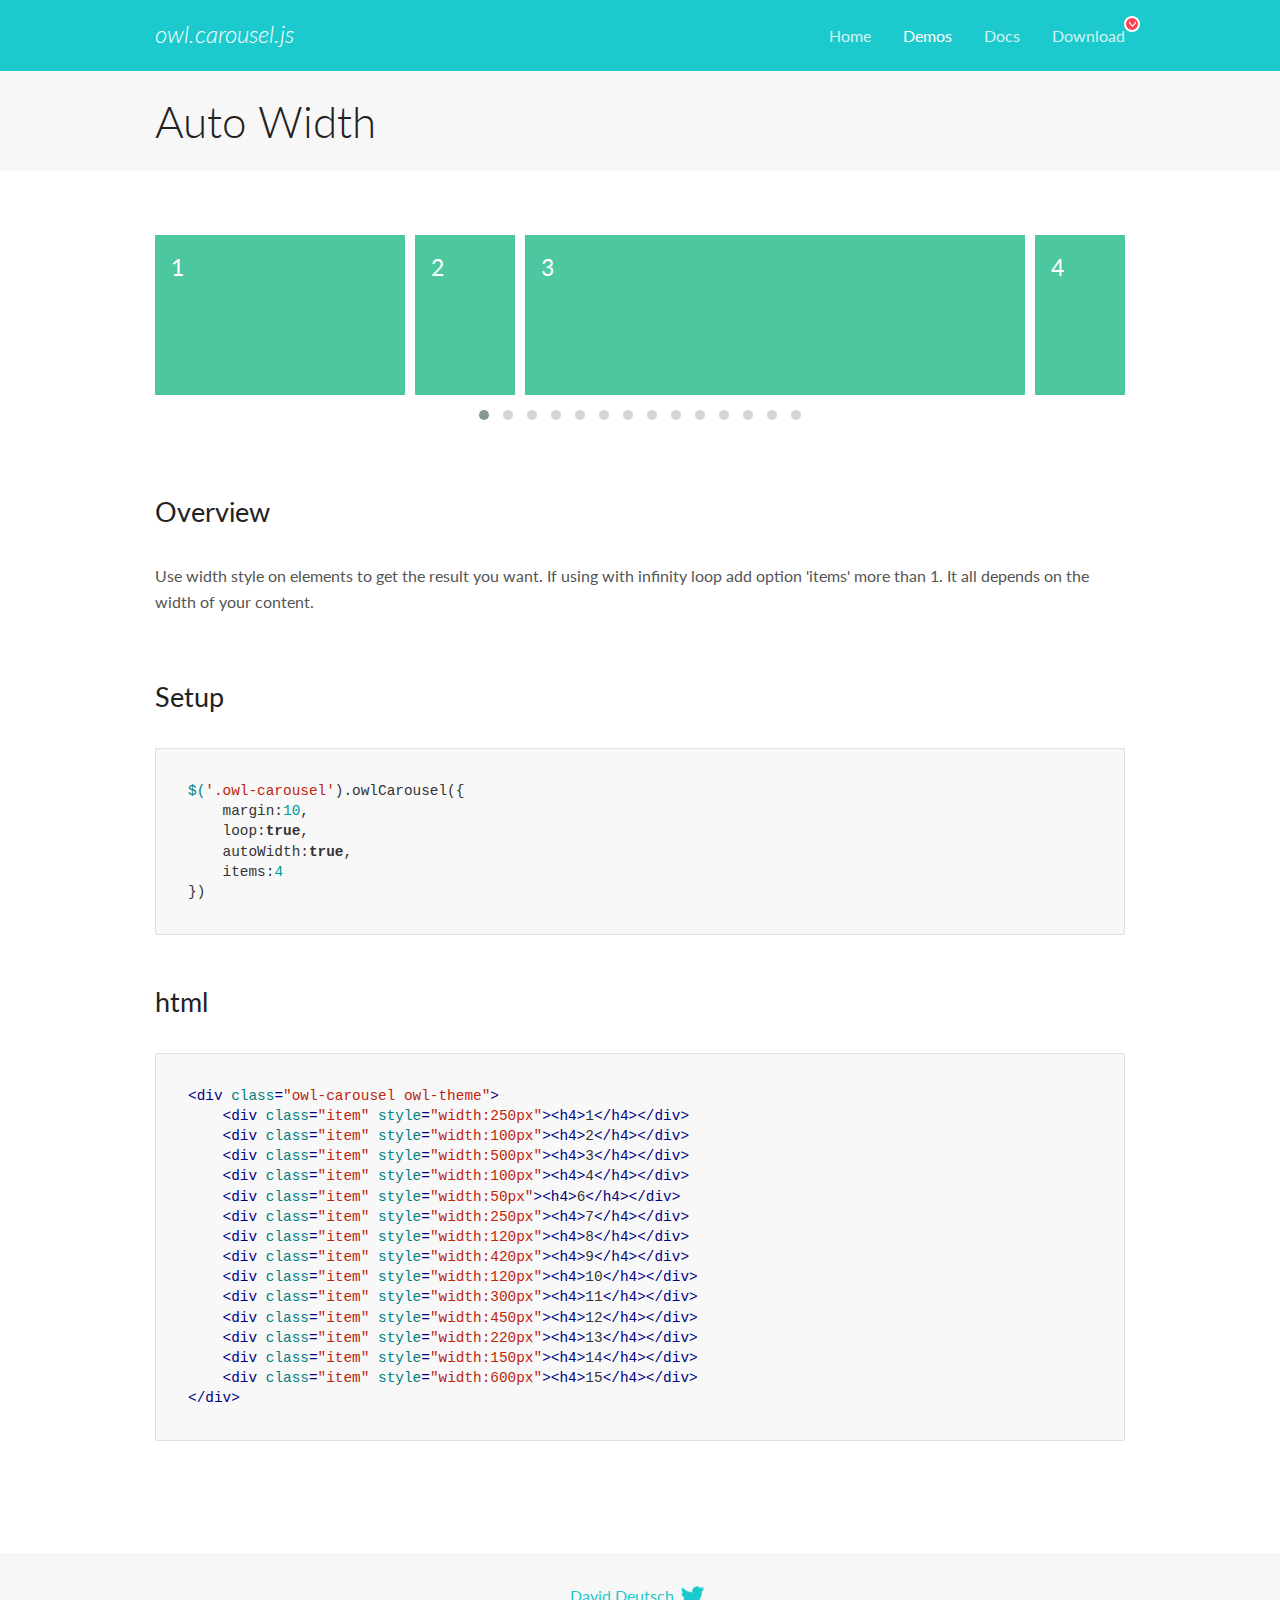
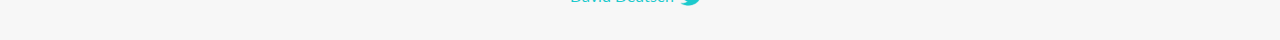
<file: assets/OwlCarousel2-2.3.4/docs/demos/autowidth.html>
<!DOCTYPE html>
<html lang="en">
  <head>

    <!-- head -->
    <meta charset="utf-8">
    <meta name="msapplication-tap-highlight" content="no" />
    <meta name="viewport" content="width=device-width, initial-scale=1.0" />
    <meta name="description" content="Auto Width">
    <meta name="author" content="David Deutsch">
    <title>
      Auto Width Demo | Owl Carousel | 2.3.4
    </title>

    <!-- Stylesheets -->
    <link href='https://fonts.googleapis.com/css?family=Lato:300,400,700,400italic,300italic' rel='stylesheet' type='text/css'>
    <link rel="stylesheet" href="../assets/css/docs.theme.min.css">

    <!-- Owl Stylesheets -->
    <link rel="stylesheet" href="../assets/owlcarousel/assets/owl.carousel.min.css">
    <link rel="stylesheet" href="../assets/owlcarousel/assets/owl.theme.default.min.css">

    <!-- HTML5 shim and Respond.js IE8 support of HTML5 elements and media queries -->

    <!--[if lt IE 9]>
      <script src="https://oss.maxcdn.com/libs/html5shiv/3.7.0/html5shiv.js"></script>
      <script src="https://oss.maxcdn.com/libs/respond.js/1.3.0/respond.min.js"></script>
    <![endif]-->

    <!-- Favicons -->
    <link rel="apple-touch-icon-precomposed" sizes="144x144" href="../assets/ico/apple-touch-icon-144-precomposed.png">
    <link rel="shortcut icon" href="../assets/ico/favicon.png">
    <link rel="shortcut icon" href="favicon.ico">

    <!-- Yeah i know js should not be in header. Its required for demos.-->

    <!-- javascript -->
    <script src="../assets/vendors/jquery.min.js"></script>
    <script src="../assets/owlcarousel/owl.carousel.js"></script>
  </head>
  <body>

    <!-- header -->
    <header class="header">
      <div class="row">
        <div class="large-12 columns">
          <div class="brand left">
            <h3>
              <a href="/OwlCarousel2/">owl.carousel.js</a> 
            </h3>
          </div>
          <a id="toggle-nav" class="right">
            <span></span> <span></span> <span></span> 
          </a> 
          <div class="nav-bar">
            <ul class="clearfix">
              <li> <a href="/OwlCarousel2/index.html">Home</a>  </li>
              <li class="active">
                <a href="/OwlCarousel2/demos/demos.html">Demos</a> 
              </li>
              <li> <a href="/OwlCarousel2/docs/started-welcome.html">Docs</a>  </li>
              <li>
                <a href="https://github.com/OwlCarousel2/OwlCarousel2/archive/2.3.4.zip">Download</a> 
                <span class="download"></span> 
              </li>
            </ul>
          </div>
        </div>
      </div>
    </header>

    <!-- title -->
    <section class="title">
      <div class="row">
        <div class="large-12 columns">
          <h1>Auto Width</h1>
        </div>
      </div>
    </section>

    <!--  Demos -->
    <section id="demos">
      <div class="row">
        <div class="large-12 columns">
          <div class="owl-carousel owl-theme">
            <div class="item" style="width:250px">
              <h4>1</h4>
            </div>
            <div class="item" style="width:100px">
              <h4>2</h4>
            </div>
            <div class="item" style="width:500px">
              <h4>3</h4>
            </div>
            <div class="item" style="width:100px">
              <h4>4</h4>
            </div>
            <div class="item" style="width:50px">
              <h4>6</h4>
            </div>
            <div class="item" style="width:250px">
              <h4>7</h4>
            </div>
            <div class="item" style="width:120px">
              <h4>8</h4>
            </div>
            <div class="item" style="width:420px">
              <h4>9</h4>
            </div>
            <div class="item" style="width:120px">
              <h4>10</h4>
            </div>
            <div class="item" style="width:300px">
              <h4>11</h4>
            </div>
            <div class="item" style="width:450px">
              <h4>12</h4>
            </div>
            <div class="item" style="width:220px">
              <h4>13</h4>
            </div>
            <div class="item" style="width:150px">
              <h4>14</h4>
            </div>
            <div class="item" style="width:600px">
              <h4>15</h4>
            </div>
          </div>
          <h3 id="overview">Overview</h3>
          <p>Use width style on elements to get the result you want. If using with infinity loop add option &#39;items&#39; more than 1. It all depends on the width of your content.</p>
          <h3 id="setup">Setup</h3>
          <pre><code>$(&#39;.owl-carousel&#39;).owlCarousel({
    margin:10,
    loop:true,
    autoWidth:true,
    items:4
})</code></pre>
          <h3 id="html">html</h3>
          <pre><code>&lt;div class=&quot;owl-carousel owl-theme&quot;&gt;
    &lt;div class=&quot;item&quot; style=&quot;width:250px&quot;&gt;&lt;h4&gt;1&lt;/h4&gt;&lt;/div&gt;
    &lt;div class=&quot;item&quot; style=&quot;width:100px&quot;&gt;&lt;h4&gt;2&lt;/h4&gt;&lt;/div&gt;
    &lt;div class=&quot;item&quot; style=&quot;width:500px&quot;&gt;&lt;h4&gt;3&lt;/h4&gt;&lt;/div&gt;
    &lt;div class=&quot;item&quot; style=&quot;width:100px&quot;&gt;&lt;h4&gt;4&lt;/h4&gt;&lt;/div&gt;
    &lt;div class=&quot;item&quot; style=&quot;width:50px&quot;&gt;&lt;h4&gt;6&lt;/h4&gt;&lt;/div&gt;
    &lt;div class=&quot;item&quot; style=&quot;width:250px&quot;&gt;&lt;h4&gt;7&lt;/h4&gt;&lt;/div&gt;
    &lt;div class=&quot;item&quot; style=&quot;width:120px&quot;&gt;&lt;h4&gt;8&lt;/h4&gt;&lt;/div&gt;
    &lt;div class=&quot;item&quot; style=&quot;width:420px&quot;&gt;&lt;h4&gt;9&lt;/h4&gt;&lt;/div&gt;
    &lt;div class=&quot;item&quot; style=&quot;width:120px&quot;&gt;&lt;h4&gt;10&lt;/h4&gt;&lt;/div&gt;
    &lt;div class=&quot;item&quot; style=&quot;width:300px&quot;&gt;&lt;h4&gt;11&lt;/h4&gt;&lt;/div&gt;
    &lt;div class=&quot;item&quot; style=&quot;width:450px&quot;&gt;&lt;h4&gt;12&lt;/h4&gt;&lt;/div&gt;
    &lt;div class=&quot;item&quot; style=&quot;width:220px&quot;&gt;&lt;h4&gt;13&lt;/h4&gt;&lt;/div&gt;
    &lt;div class=&quot;item&quot; style=&quot;width:150px&quot;&gt;&lt;h4&gt;14&lt;/h4&gt;&lt;/div&gt;
    &lt;div class=&quot;item&quot; style=&quot;width:600px&quot;&gt;&lt;h4&gt;15&lt;/h4&gt;&lt;/div&gt;
&lt;/div&gt;</code></pre>
          <script>
            $(document).ready(function() {
              $('.owl-carousel').owlCarousel({
                margin: 10,
                loop: true,
                autoWidth: true,
                items: 4
              })
            })
          </script>
        </div>
      </div>
    </section>

    <!-- footer -->
    <footer class="footer">
      <div class="row">
        <div class="large-12 columns">
          <h5>
            <a href="/OwlCarousel2/docs/support-contact.html">David Deutsch</a> 
            <a id="custom-tweet-button" href="https://twitter.com/share?url=https://github.com/OwlCarousel2/OwlCarousel2&text=Owl Carousel - This is so awesome! " target="_blank"></a> 
          </h5>
        </div>
      </div>
    </footer>

    <!-- vendors -->
    <script src="../assets/vendors/highlight.js"></script>
    <script src="../assets/js/app.js"></script>
  </body>
</html>
</file>
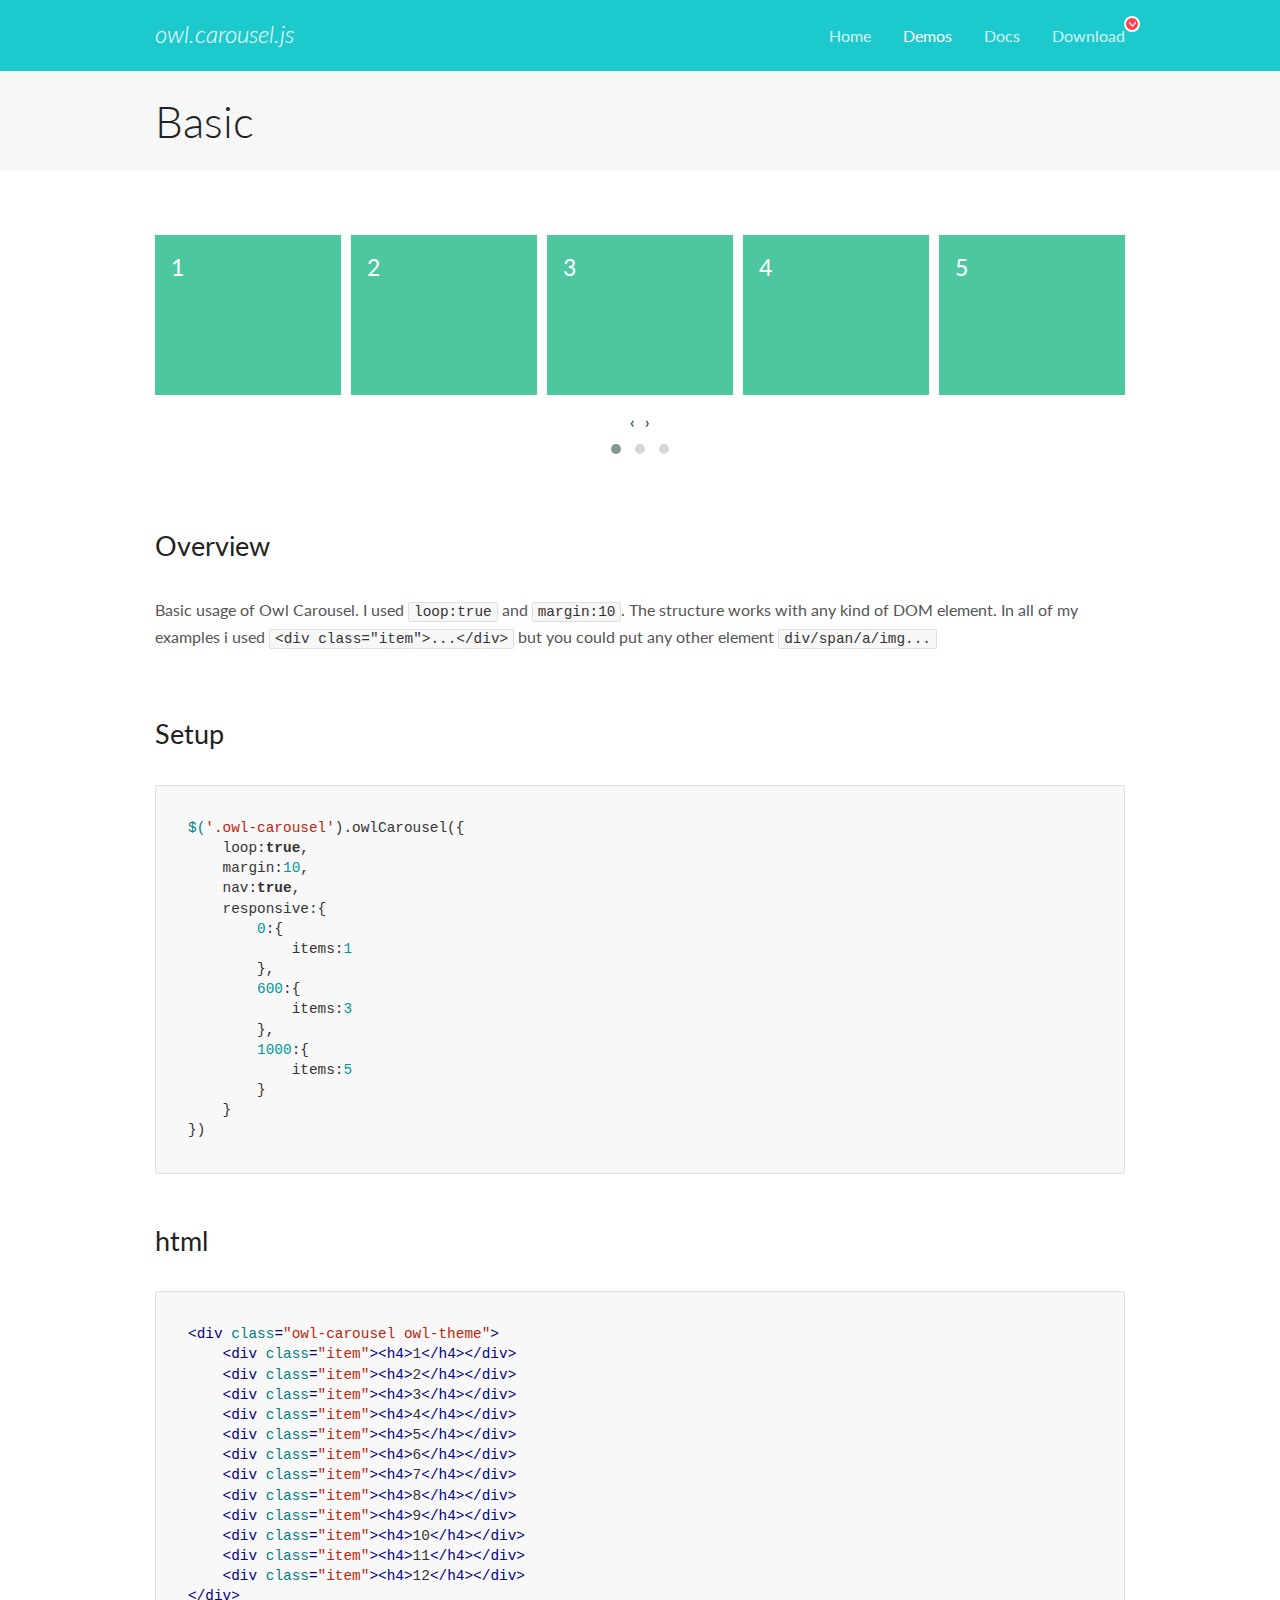
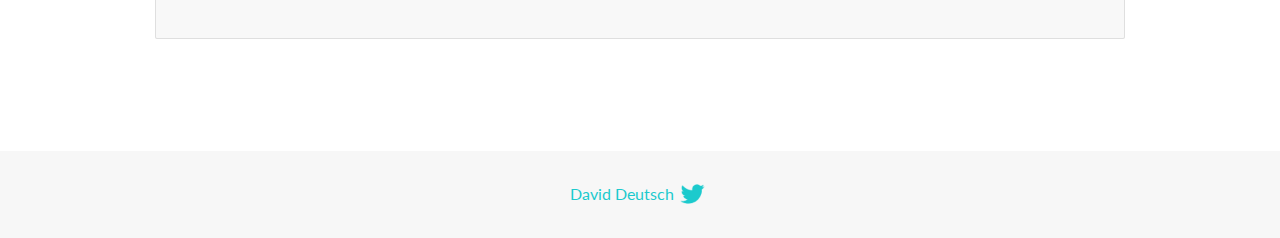
<file: assets/OwlCarousel2-2.3.4/docs/demos/basic.html>
<!DOCTYPE html>
<html lang="en">
  <head>

    <!-- head -->
    <meta charset="utf-8">
    <meta name="msapplication-tap-highlight" content="no" />
    <meta name="viewport" content="width=device-width, initial-scale=1.0" />
    <meta name="description" content="Basic usage demo">
    <meta name="author" content="David Deutsch">
    <title>
      Basic Demo | Owl Carousel | 2.3.4
    </title>

    <!-- Stylesheets -->
    <link href='https://fonts.googleapis.com/css?family=Lato:300,400,700,400italic,300italic' rel='stylesheet' type='text/css'>
    <link rel="stylesheet" href="../assets/css/docs.theme.min.css">

    <!-- Owl Stylesheets -->
    <link rel="stylesheet" href="../assets/owlcarousel/assets/owl.carousel.min.css">
    <link rel="stylesheet" href="../assets/owlcarousel/assets/owl.theme.default.min.css">

    <!-- HTML5 shim and Respond.js IE8 support of HTML5 elements and media queries -->

    <!--[if lt IE 9]>
      <script src="https://oss.maxcdn.com/libs/html5shiv/3.7.0/html5shiv.js"></script>
      <script src="https://oss.maxcdn.com/libs/respond.js/1.3.0/respond.min.js"></script>
    <![endif]-->

    <!-- Favicons -->
    <link rel="apple-touch-icon-precomposed" sizes="144x144" href="../assets/ico/apple-touch-icon-144-precomposed.png">
    <link rel="shortcut icon" href="../assets/ico/favicon.png">
    <link rel="shortcut icon" href="favicon.ico">

    <!-- Yeah i know js should not be in header. Its required for demos.-->

    <!-- javascript -->
    <script src="../assets/vendors/jquery.min.js"></script>
    <script src="../assets/owlcarousel/owl.carousel.js"></script>
  </head>
  <body>

    <!-- header -->
    <header class="header">
      <div class="row">
        <div class="large-12 columns">
          <div class="brand left">
            <h3>
              <a href="/OwlCarousel2/">owl.carousel.js</a> 
            </h3>
          </div>
          <a id="toggle-nav" class="right">
            <span></span> <span></span> <span></span> 
          </a> 
          <div class="nav-bar">
            <ul class="clearfix">
              <li> <a href="/OwlCarousel2/index.html">Home</a>  </li>
              <li class="active">
                <a href="/OwlCarousel2/demos/demos.html">Demos</a> 
              </li>
              <li> <a href="/OwlCarousel2/docs/started-welcome.html">Docs</a>  </li>
              <li>
                <a href="https://github.com/OwlCarousel2/OwlCarousel2/archive/2.3.4.zip">Download</a> 
                <span class="download"></span> 
              </li>
            </ul>
          </div>
        </div>
      </div>
    </header>

    <!-- title -->
    <section class="title">
      <div class="row">
        <div class="large-12 columns">
          <h1>Basic</h1>
        </div>
      </div>
    </section>

    <!--  Demos -->
    <section id="demos">
      <div class="row">
        <div class="large-12 columns">
          <div class="owl-carousel owl-theme">
            <div class="item">
              <h4>1</h4>
            </div>
            <div class="item">
              <h4>2</h4>
            </div>
            <div class="item">
              <h4>3</h4>
            </div>
            <div class="item">
              <h4>4</h4>
            </div>
            <div class="item">
              <h4>5</h4>
            </div>
            <div class="item">
              <h4>6</h4>
            </div>
            <div class="item">
              <h4>7</h4>
            </div>
            <div class="item">
              <h4>8</h4>
            </div>
            <div class="item">
              <h4>9</h4>
            </div>
            <div class="item">
              <h4>10</h4>
            </div>
            <div class="item">
              <h4>11</h4>
            </div>
            <div class="item">
              <h4>12</h4>
            </div>
          </div>
          <h3 id="overview">Overview</h3>
          <p>Basic usage of Owl Carousel. I used <code>loop:true</code> and <code>margin:10</code>. The structure works with any kind of DOM element. In all of my examples i used <code>&lt;div class=&quot;item&quot;&gt;...&lt;/div&gt;</code> but you could
            put any other element <code>div/span/a/img...</code></p>
          <h3 id="setup">Setup</h3>
          <pre><code>$(&#39;.owl-carousel&#39;).owlCarousel({
    loop:true,
    margin:10,
    nav:true,
    responsive:{
        0:{
            items:1
        },
        600:{
            items:3
        },
        1000:{
            items:5
        }
    }
})</code></pre>
          <h3 id="html">html</h3>
          <pre><code>&lt;div class=&quot;owl-carousel owl-theme&quot;&gt;
    &lt;div class=&quot;item&quot;&gt;&lt;h4&gt;1&lt;/h4&gt;&lt;/div&gt;
    &lt;div class=&quot;item&quot;&gt;&lt;h4&gt;2&lt;/h4&gt;&lt;/div&gt;
    &lt;div class=&quot;item&quot;&gt;&lt;h4&gt;3&lt;/h4&gt;&lt;/div&gt;
    &lt;div class=&quot;item&quot;&gt;&lt;h4&gt;4&lt;/h4&gt;&lt;/div&gt;
    &lt;div class=&quot;item&quot;&gt;&lt;h4&gt;5&lt;/h4&gt;&lt;/div&gt;
    &lt;div class=&quot;item&quot;&gt;&lt;h4&gt;6&lt;/h4&gt;&lt;/div&gt;
    &lt;div class=&quot;item&quot;&gt;&lt;h4&gt;7&lt;/h4&gt;&lt;/div&gt;
    &lt;div class=&quot;item&quot;&gt;&lt;h4&gt;8&lt;/h4&gt;&lt;/div&gt;
    &lt;div class=&quot;item&quot;&gt;&lt;h4&gt;9&lt;/h4&gt;&lt;/div&gt;
    &lt;div class=&quot;item&quot;&gt;&lt;h4&gt;10&lt;/h4&gt;&lt;/div&gt;
    &lt;div class=&quot;item&quot;&gt;&lt;h4&gt;11&lt;/h4&gt;&lt;/div&gt;
    &lt;div class=&quot;item&quot;&gt;&lt;h4&gt;12&lt;/h4&gt;&lt;/div&gt;
&lt;/div&gt;</code></pre>
          <script>
            $(document).ready(function() {
              var owl = $('.owl-carousel');
              owl.owlCarousel({
                margin: 10,
                nav: true,
                loop: true,
                responsive: {
                  0: {
                    items: 1
                  },
                  600: {
                    items: 3
                  },
                  1000: {
                    items: 5
                  }
                }
              })
            })
          </script>
        </div>
      </div>
    </section>

    <!-- footer -->
    <footer class="footer">
      <div class="row">
        <div class="large-12 columns">
          <h5>
            <a href="/OwlCarousel2/docs/support-contact.html">David Deutsch</a> 
            <a id="custom-tweet-button" href="https://twitter.com/share?url=https://github.com/OwlCarousel2/OwlCarousel2&text=Owl Carousel - This is so awesome! " target="_blank"></a> 
          </h5>
        </div>
      </div>
    </footer>

    <!-- vendors -->
    <script src="../assets/vendors/highlight.js"></script>
    <script src="../assets/js/app.js"></script>
  </body>
</html>
</file>
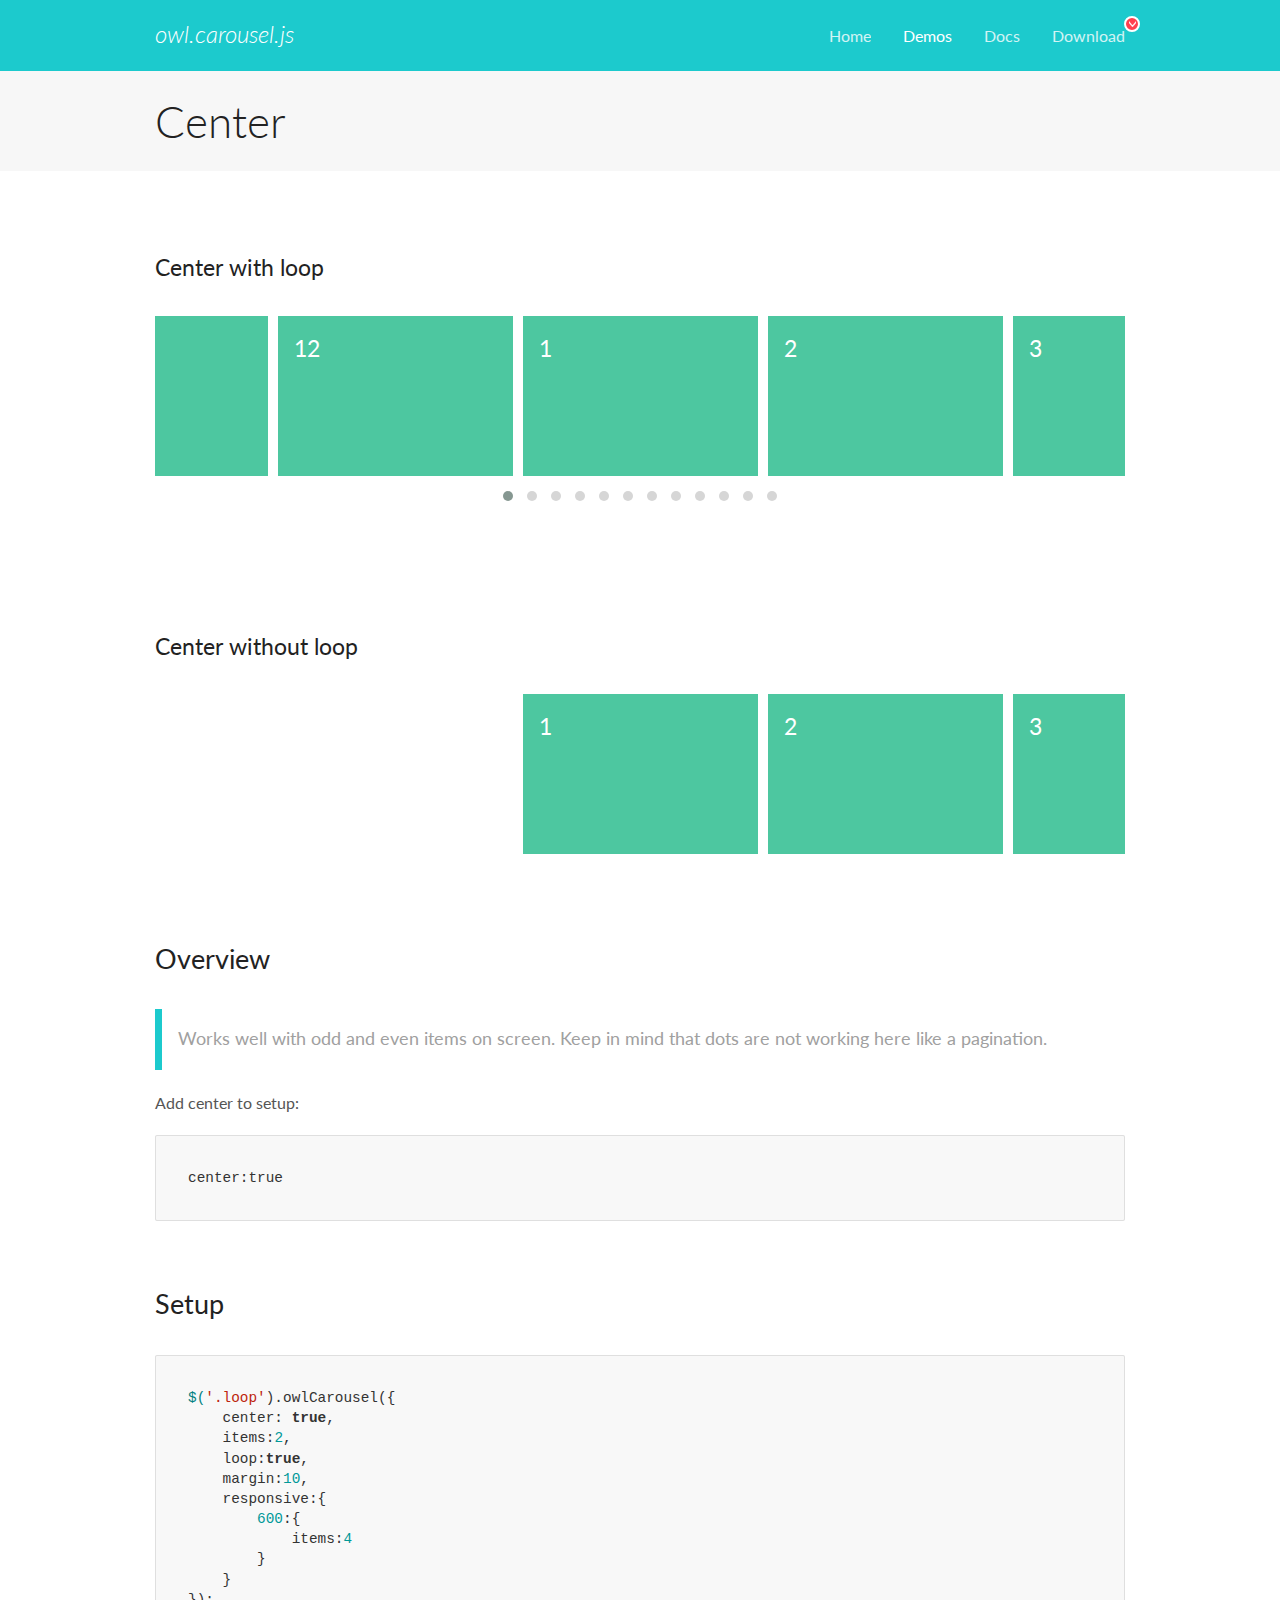
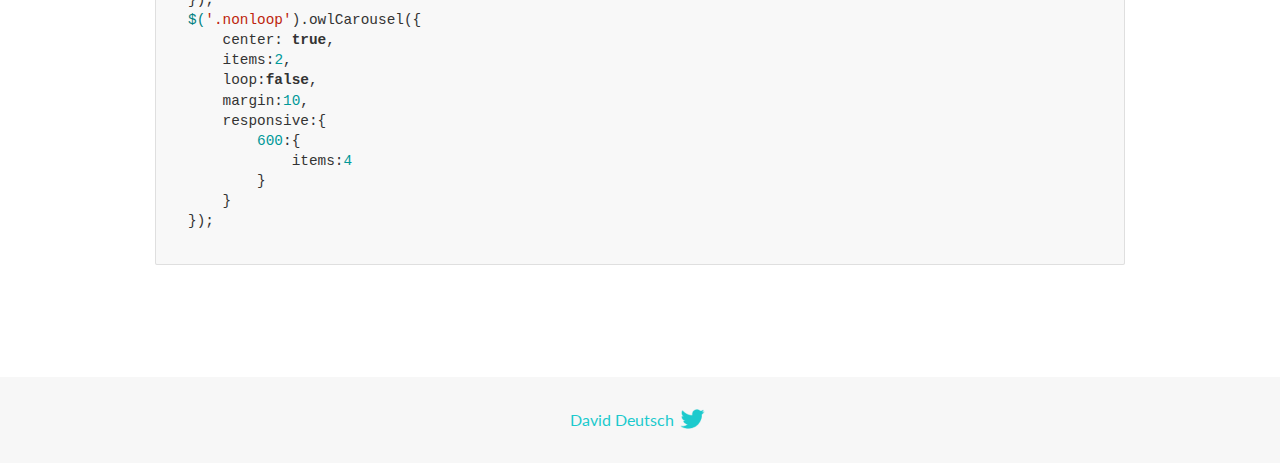
<file: assets/OwlCarousel2-2.3.4/docs/demos/center.html>
<!DOCTYPE html>
<html lang="en">
  <head>

    <!-- head -->
    <meta charset="utf-8">
    <meta name="msapplication-tap-highlight" content="no" />
    <meta name="viewport" content="width=device-width, initial-scale=1.0" />
    <meta name="description" content="Center carousel">
    <meta name="author" content="David Deutsch">
    <title>
      Center Demo | Owl Carousel | 2.3.4
    </title>

    <!-- Stylesheets -->
    <link href='https://fonts.googleapis.com/css?family=Lato:300,400,700,400italic,300italic' rel='stylesheet' type='text/css'>
    <link rel="stylesheet" href="../assets/css/docs.theme.min.css">

    <!-- Owl Stylesheets -->
    <link rel="stylesheet" href="../assets/owlcarousel/assets/owl.carousel.min.css">
    <link rel="stylesheet" href="../assets/owlcarousel/assets/owl.theme.default.min.css">

    <!-- HTML5 shim and Respond.js IE8 support of HTML5 elements and media queries -->

    <!--[if lt IE 9]>
      <script src="https://oss.maxcdn.com/libs/html5shiv/3.7.0/html5shiv.js"></script>
      <script src="https://oss.maxcdn.com/libs/respond.js/1.3.0/respond.min.js"></script>
    <![endif]-->

    <!-- Favicons -->
    <link rel="apple-touch-icon-precomposed" sizes="144x144" href="../assets/ico/apple-touch-icon-144-precomposed.png">
    <link rel="shortcut icon" href="../assets/ico/favicon.png">
    <link rel="shortcut icon" href="favicon.ico">

    <!-- Yeah i know js should not be in header. Its required for demos.-->

    <!-- javascript -->
    <script src="../assets/vendors/jquery.min.js"></script>
    <script src="../assets/owlcarousel/owl.carousel.js"></script>
  </head>
  <body>

    <!-- header -->
    <header class="header">
      <div class="row">
        <div class="large-12 columns">
          <div class="brand left">
            <h3>
              <a href="/OwlCarousel2/">owl.carousel.js</a> 
            </h3>
          </div>
          <a id="toggle-nav" class="right">
            <span></span> <span></span> <span></span> 
          </a> 
          <div class="nav-bar">
            <ul class="clearfix">
              <li> <a href="/OwlCarousel2/index.html">Home</a>  </li>
              <li class="active">
                <a href="/OwlCarousel2/demos/demos.html">Demos</a> 
              </li>
              <li> <a href="/OwlCarousel2/docs/started-welcome.html">Docs</a>  </li>
              <li>
                <a href="https://github.com/OwlCarousel2/OwlCarousel2/archive/2.3.4.zip">Download</a> 
                <span class="download"></span> 
              </li>
            </ul>
          </div>
        </div>
      </div>
    </header>

    <!-- title -->
    <section class="title">
      <div class="row">
        <div class="large-12 columns">
          <h1>Center</h1>
        </div>
      </div>
    </section>

    <!--  Demos -->
    <section id="demos">
      <div class="row">
        <div class="large-12 columns">
          <h4 id="center-with-loop">Center with loop</h4>
          <div class="loop owl-carousel owl-theme">
            <div class="item">
              <h4>1</h4>
            </div>
            <div class="item">
              <h4>2</h4>
            </div>
            <div class="item">
              <h4>3</h4>
            </div>
            <div class="item">
              <h4>4</h4>
            </div>
            <div class="item">
              <h4>5</h4>
            </div>
            <div class="item">
              <h4>6</h4>
            </div>
            <div class="item">
              <h4>7</h4>
            </div>
            <div class="item">
              <h4>8</h4>
            </div>
            <div class="item">
              <h4>9</h4>
            </div>
            <div class="item">
              <h4>10</h4>
            </div>
            <div class="item">
              <h4>11</h4>
            </div>
            <div class="item">
              <h4>12</h4>
            </div>
          </div>
          <br>
          <h4 id="center-without-loop">Center without loop</h4>
          <div class="nonloop owl-carousel">
            <div class="item">
              <h4>1</h4>
            </div>
            <div class="item">
              <h4>2</h4>
            </div>
            <div class="item">
              <h4>3</h4>
            </div>
            <div class="item">
              <h4>4</h4>
            </div>
            <div class="item">
              <h4>5</h4>
            </div>
            <div class="item">
              <h4>6</h4>
            </div>
            <div class="item">
              <h4>7</h4>
            </div>
            <div class="item">
              <h4>8</h4>
            </div>
            <div class="item">
              <h4>9</h4>
            </div>
            <div class="item">
              <h4>10</h4>
            </div>
            <div class="item">
              <h4>11</h4>
            </div>
            <div class="item">
              <h4>12</h4>
            </div>
          </div>
          <h3 id="overview">Overview</h3>
          <blockquote>
            <p>Works well with odd and even items on screen. Keep in mind that dots are not working here like a pagination.</p>
          </blockquote>
          <p>Add center to setup:</p>
          <pre><code>center:true</code></pre>
          <h3 id="setup">Setup</h3>
          <pre><code>$(&#39;.loop&#39;).owlCarousel({
    center: true,
    items:2,
    loop:true,
    margin:10,
    responsive:{
        600:{
            items:4
        }
    }
});
$(&#39;.nonloop&#39;).owlCarousel({
    center: true,
    items:2,
    loop:false,
    margin:10,
    responsive:{
        600:{
            items:4
        }
    }
});</code></pre>
          <script>
            jQuery(document).ready(function($) {
              $('.loop').owlCarousel({
                center: true,
                items: 2,
                loop: true,
                margin: 10,
                responsive: {
                  600: {
                    items: 4
                  }
                }
              });
              $('.nonloop').owlCarousel({
                center: true,
                items: 2,
                loop: false,
                margin: 10,
                responsive: {
                  600: {
                    items: 4
                  }
                }
              });
            });
          </script>
        </div>
      </div>
    </section>

    <!-- footer -->
    <footer class="footer">
      <div class="row">
        <div class="large-12 columns">
          <h5>
            <a href="/OwlCarousel2/docs/support-contact.html">David Deutsch</a> 
            <a id="custom-tweet-button" href="https://twitter.com/share?url=https://github.com/OwlCarousel2/OwlCarousel2&text=Owl Carousel - This is so awesome! " target="_blank"></a> 
          </h5>
        </div>
      </div>
    </footer>

    <!-- vendors -->
    <script src="../assets/vendors/highlight.js"></script>
    <script src="../assets/js/app.js"></script>
  </body>
</html>
</file>
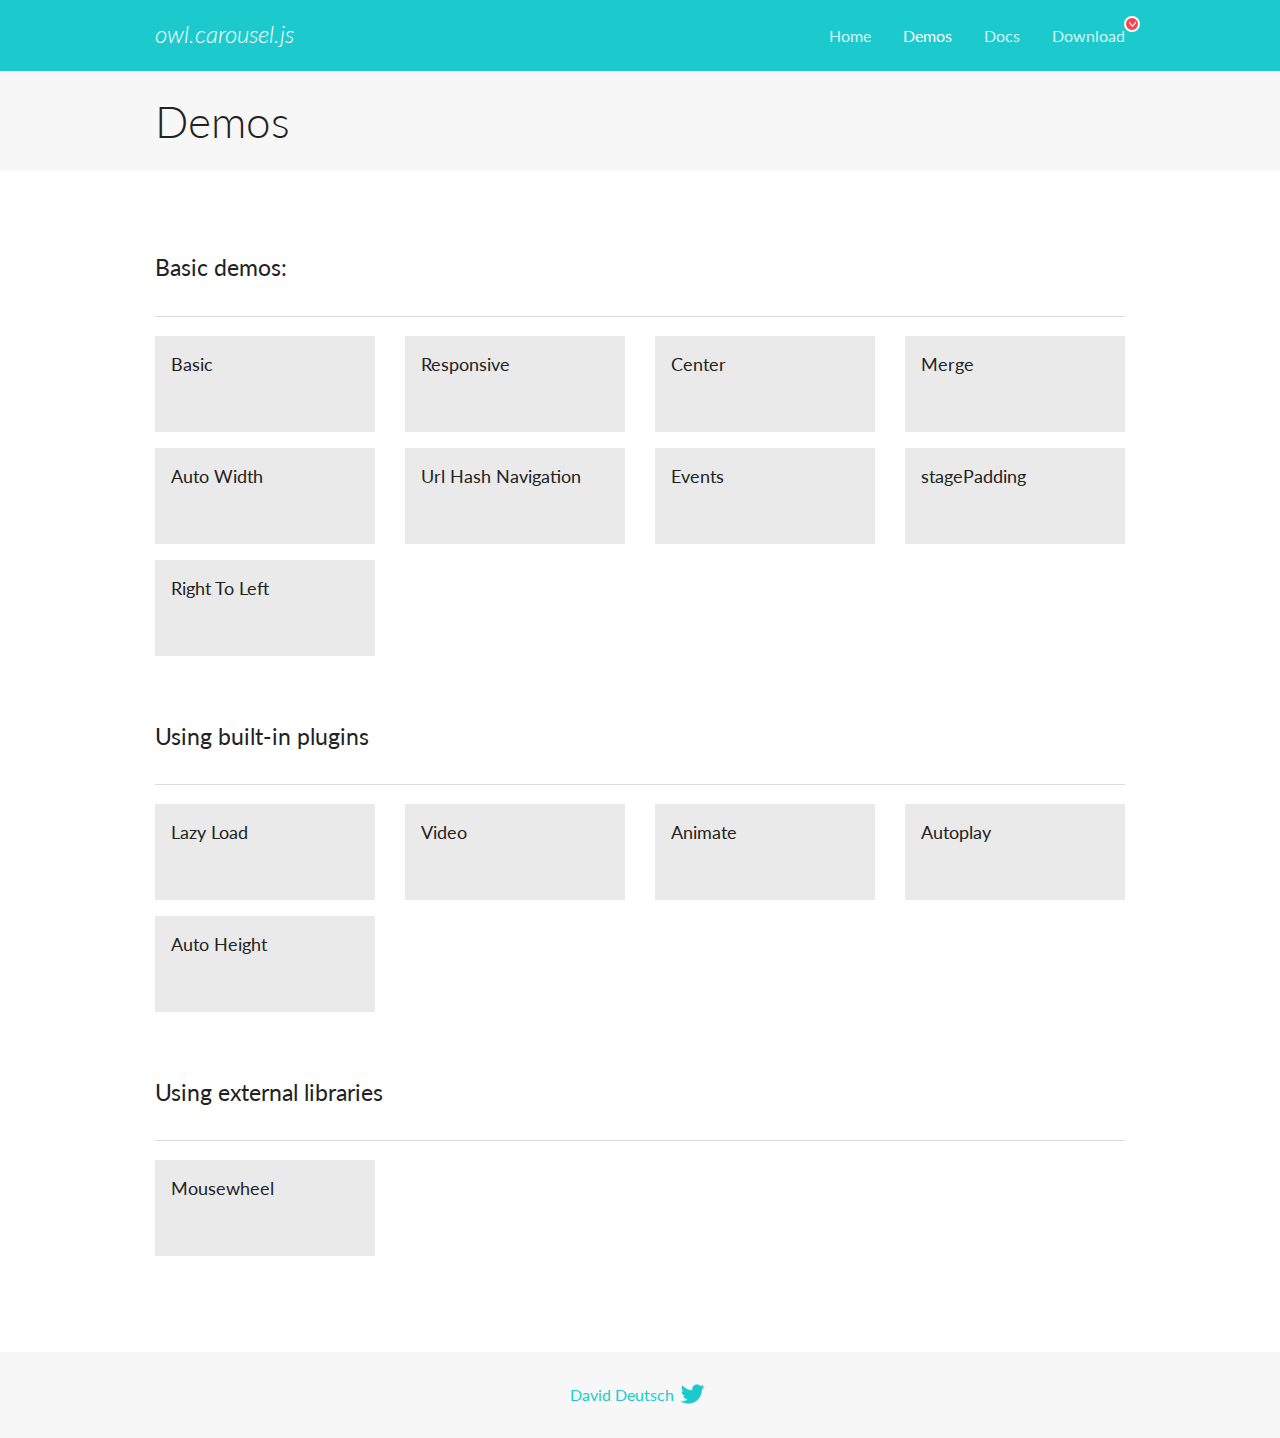
<file: assets/OwlCarousel2-2.3.4/docs/demos/demos.html>
<!DOCTYPE html>
<html lang="en">
  <head>

    <!-- head -->
    <meta charset="utf-8">
    <meta name="msapplication-tap-highlight" content="no" />
    <meta name="viewport" content="width=device-width, initial-scale=1.0" />
    <meta name="description" content="A list of Owl Carousel examples.">
    <meta name="author" content="David Deutsch">
    <title>
      Demos | Owl Carousel | 2.3.4
    </title>

    <!-- Stylesheets -->
    <link href='https://fonts.googleapis.com/css?family=Lato:300,400,700,400italic,300italic' rel='stylesheet' type='text/css'>
    <link rel="stylesheet" href="../assets/css/docs.theme.min.css">

    <!-- Owl Stylesheets -->
    <link rel="stylesheet" href="../assets/owlcarousel/assets/owl.carousel.min.css">
    <link rel="stylesheet" href="../assets/owlcarousel/assets/owl.theme.default.min.css">

    <!-- HTML5 shim and Respond.js IE8 support of HTML5 elements and media queries -->

    <!--[if lt IE 9]>
      <script src="https://oss.maxcdn.com/libs/html5shiv/3.7.0/html5shiv.js"></script>
      <script src="https://oss.maxcdn.com/libs/respond.js/1.3.0/respond.min.js"></script>
    <![endif]-->

    <!-- Favicons -->
    <link rel="apple-touch-icon-precomposed" sizes="144x144" href="../assets/ico/apple-touch-icon-144-precomposed.png">
    <link rel="shortcut icon" href="../assets/ico/favicon.png">
    <link rel="shortcut icon" href="favicon.ico">

    <!-- Yeah i know js should not be in header. Its required for demos.-->

    <!-- javascript -->
    <script src="../assets/vendors/jquery.min.js"></script>
    <script src="../assets/owlcarousel/owl.carousel.js"></script>
  </head>
  <body>

    <!-- header -->
    <header class="header">
      <div class="row">
        <div class="large-12 columns">
          <div class="brand left">
            <h3>
              <a href="/OwlCarousel2/">owl.carousel.js</a> 
            </h3>
          </div>
          <a id="toggle-nav" class="right">
            <span></span> <span></span> <span></span> 
          </a> 
          <div class="nav-bar">
            <ul class="clearfix">
              <li> <a href="/OwlCarousel2/index.html">Home</a>  </li>
              <li class="active">
                <a href="/OwlCarousel2/demos/demos.html">Demos</a> 
              </li>
              <li> <a href="/OwlCarousel2/docs/started-welcome.html">Docs</a>  </li>
              <li>
                <a href="https://github.com/OwlCarousel2/OwlCarousel2/archive/2.3.4.zip">Download</a> 
                <span class="download"></span> 
              </li>
            </ul>
          </div>
        </div>
      </div>
    </header>

    <!-- title -->
    <section class="title">
      <div class="row">
        <div class="large-12 columns">
          <h1>Demos</h1>
        </div>
      </div>
    </section>

    <!--  Demos -->
    <section id="demos">
      <div class="row">
        <div class="large-12 columns">
          <h4 id="basic-demos-">Basic demos:</h4>
          <hr>
          <div class="demo-list">
            <div class="row">
              <div class="small-6 medium-4 large-3 columns">
                <a href="basic.html" class="demo-block">
                  <h5>Basic </h5>
                </a> 
              </div>
              <div class="small-6 medium-4 large-3 columns">
                <a href="responsive.html" class="demo-block">
                  <h5>Responsive </h5>
                </a> 
              </div>
              <div class="small-6 medium-4 large-3 columns">
                <a href="center.html" class="demo-block">
                  <h5>Center </h5>
                </a> 
              </div>
              <div class="small-6 medium-4 large-3 columns">
                <a href="merge.html" class="demo-block">
                  <h5>Merge </h5>
                </a> 
              </div>
              <div class="small-6 medium-4 large-3 columns">
                <a href="autowidth.html" class="demo-block">
                  <h5>Auto Width </h5>
                </a> 
              </div>
              <div class="small-6 medium-4 large-3 columns">
                <a href="urlhashnav.html" class="demo-block">
                  <h5>Url Hash Navigation </h5>
                </a> 
              </div>
              <div class="small-6 medium-4 large-3 columns">
                <a href="events.html" class="demo-block">
                  <h5>Events </h5>
                </a> 
              </div>
              <div class="small-6 medium-4 large-3 columns">
                <a href="stagepadding.html" class="demo-block">
                  <h5>stagePadding </h5>
                </a> 
              </div>
              <div class="small-6 medium-4 large-3 columns">
                <a href="rtl.html" class="demo-block">
                  <h5>Right To Left </h5>
                </a> 
              </div>
            </div>
          </div>
          <h4 id="using-built-in-plugins">Using built-in plugins</h4>
          <hr>
          <div class="demo-list">
            <div class="row">
              <div class="small-6 medium-4 large-3 columns">
                <a href="lazyLoad.html" class="demo-block">
                  <h5>Lazy Load </h5>
                </a> 
              </div>
              <div class="small-6 medium-4 large-3 columns">
                <a href="video.html" class="demo-block">
                  <h5>Video </h5>
                </a> 
              </div>
              <div class="small-6 medium-4 large-3 columns">
                <a href="animate.html" class="demo-block">
                  <h5>Animate </h5>
                </a> 
              </div>
              <div class="small-6 medium-4 large-3 columns">
                <a href="autoplay.html" class="demo-block">
                  <h5>Autoplay </h5>
                </a> 
              </div>
              <div class="small-6 medium-4 large-3 columns">
                <a href="autoheight.html" class="demo-block">
                  <h5>Auto Height </h5>
                </a> 
              </div>
            </div>
          </div>
          <h4 id="using-external-libraries">Using external libraries</h4>
          <hr>
          <div class="demo-list">
            <div class="row">
              <div class="small-6 medium-4 large-3 columns">
                <a href="mousewheel.html" class="demo-block">
                  <h5>Mousewheel </h5>
                </a> 
              </div>
            </div>
          </div>
        </div>
      </div>
    </section>

    <!-- footer -->
    <footer class="footer">
      <div class="row">
        <div class="large-12 columns">
          <h5>
            <a href="/OwlCarousel2/docs/support-contact.html">David Deutsch</a> 
            <a id="custom-tweet-button" href="https://twitter.com/share?url=https://github.com/OwlCarousel2/OwlCarousel2&text=Owl Carousel - This is so awesome! " target="_blank"></a> 
          </h5>
        </div>
      </div>
    </footer>

    <!-- vendors -->
    <script src="../assets/vendors/highlight.js"></script>
    <script src="../assets/js/app.js"></script>
  </body>
</html>
</file>
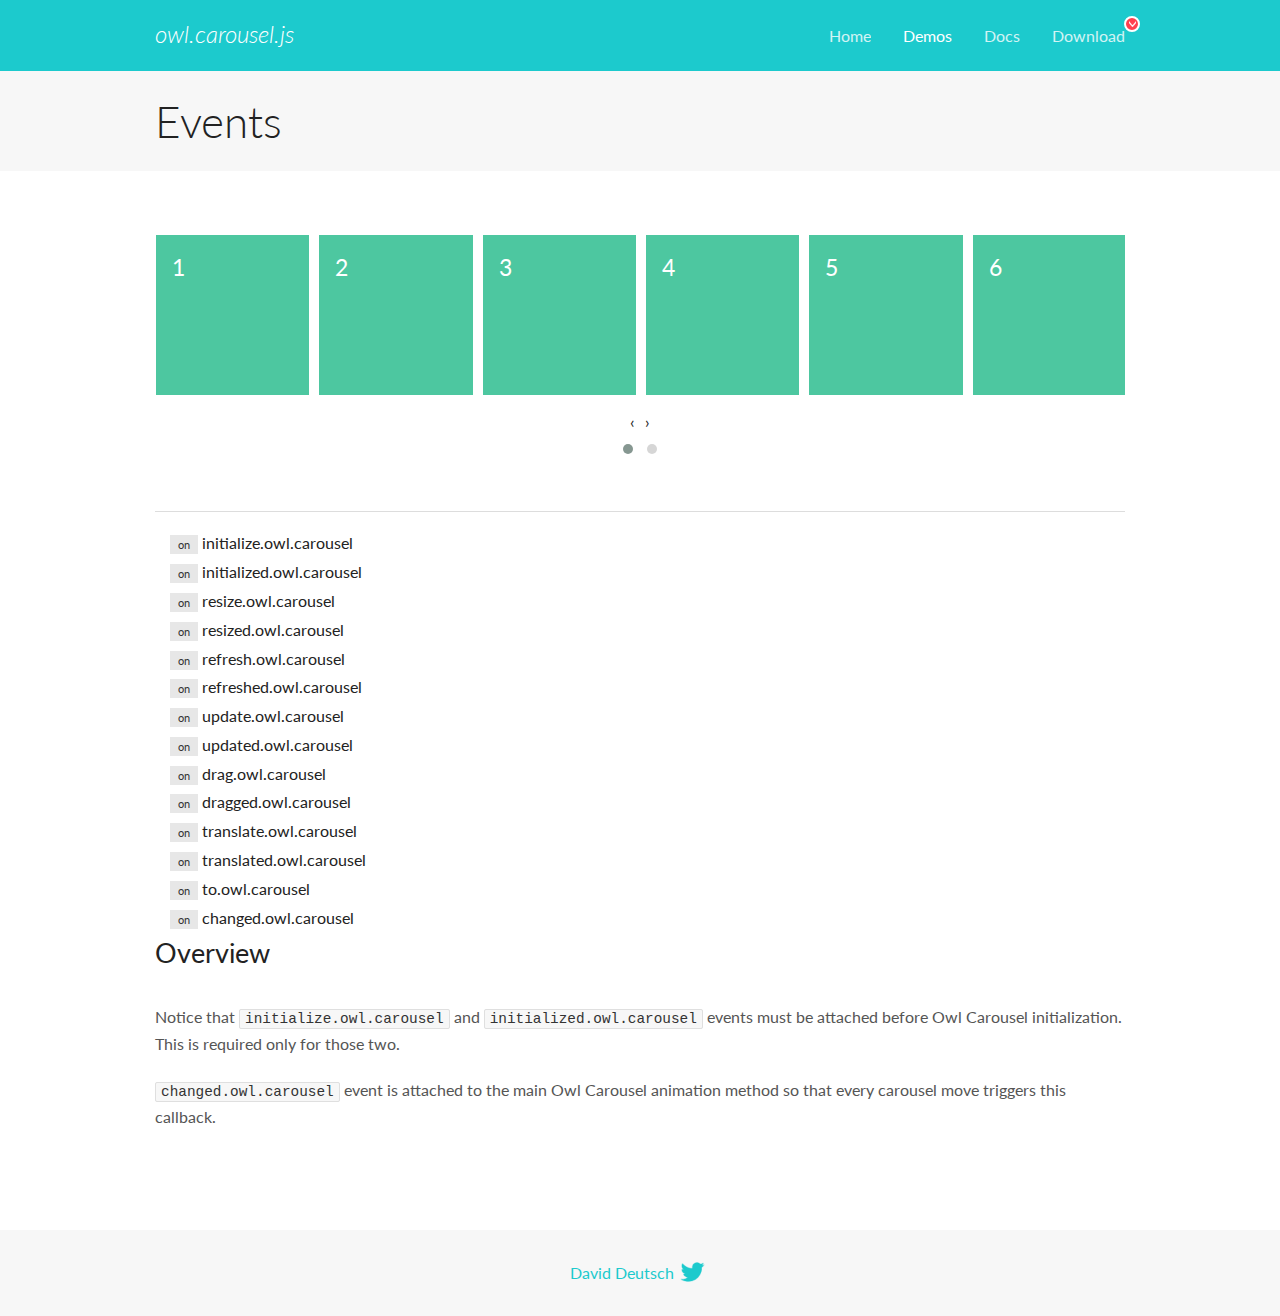
<file: assets/OwlCarousel2-2.3.4/docs/demos/events.html>
<!DOCTYPE html>
<html lang="en">
  <head>

    <!-- head -->
    <meta charset="utf-8">
    <meta name="msapplication-tap-highlight" content="no" />
    <meta name="viewport" content="width=device-width, initial-scale=1.0" />
    <meta name="description" content="Events usage demo">
    <meta name="author" content="David Deutsch">
    <title>
      Events Demo | Owl Carousel | 2.3.4
    </title>

    <!-- Stylesheets -->
    <link href='https://fonts.googleapis.com/css?family=Lato:300,400,700,400italic,300italic' rel='stylesheet' type='text/css'>
    <link rel="stylesheet" href="../assets/css/docs.theme.min.css">

    <!-- Owl Stylesheets -->
    <link rel="stylesheet" href="../assets/owlcarousel/assets/owl.carousel.min.css">
    <link rel="stylesheet" href="../assets/owlcarousel/assets/owl.theme.default.min.css">

    <!-- HTML5 shim and Respond.js IE8 support of HTML5 elements and media queries -->

    <!--[if lt IE 9]>
      <script src="https://oss.maxcdn.com/libs/html5shiv/3.7.0/html5shiv.js"></script>
      <script src="https://oss.maxcdn.com/libs/respond.js/1.3.0/respond.min.js"></script>
    <![endif]-->

    <!-- Favicons -->
    <link rel="apple-touch-icon-precomposed" sizes="144x144" href="../assets/ico/apple-touch-icon-144-precomposed.png">
    <link rel="shortcut icon" href="../assets/ico/favicon.png">
    <link rel="shortcut icon" href="favicon.ico">

    <!-- Yeah i know js should not be in header. Its required for demos.-->

    <!-- javascript -->
    <script src="../assets/vendors/jquery.min.js"></script>
    <script src="../assets/owlcarousel/owl.carousel.js"></script>
  </head>
  <body>

    <!-- header -->
    <header class="header">
      <div class="row">
        <div class="large-12 columns">
          <div class="brand left">
            <h3>
              <a href="/OwlCarousel2/">owl.carousel.js</a> 
            </h3>
          </div>
          <a id="toggle-nav" class="right">
            <span></span> <span></span> <span></span> 
          </a> 
          <div class="nav-bar">
            <ul class="clearfix">
              <li> <a href="/OwlCarousel2/index.html">Home</a>  </li>
              <li class="active">
                <a href="/OwlCarousel2/demos/demos.html">Demos</a> 
              </li>
              <li> <a href="/OwlCarousel2/docs/started-welcome.html">Docs</a>  </li>
              <li>
                <a href="https://github.com/OwlCarousel2/OwlCarousel2/archive/2.3.4.zip">Download</a> 
                <span class="download"></span> 
              </li>
            </ul>
          </div>
        </div>
      </div>
    </header>

    <!-- title -->
    <section class="title">
      <div class="row">
        <div class="large-12 columns">
          <h1>Events</h1>
        </div>
      </div>
    </section>

    <!--  Demos -->
    <section id="demos">
      <div class="row">
        <div class="large-12 columns">
          <div class="owl-carousel owl-theme">
            <div class="item">
              <h4>1</h4>
            </div>
            <div class="item">
              <h4>2</h4>
            </div>
            <div class="item">
              <h4>3</h4>
            </div>
            <div class="item">
              <h4>4</h4>
            </div>
            <div class="item">
              <h4>5</h4>
            </div>
            <div class="item">
              <h4>6</h4>
            </div>
            <div class="item">
              <h4>7</h4>
            </div>
            <div class="item">
              <h4>8</h4>
            </div>
            <div class="item">
              <h4>9</h4>
            </div>
            <div class="item">
              <h4>10</h4>
            </div>
            <div class="item">
              <h4>11</h4>
            </div>
            <div class="item">
              <h4>12</h4>
            </div>
          </div>
          <hr>
          <div class="large-12 columns callbacks">
            <div><span class="label secondary initialize">on</span>  initialize.owl.carousel </div>
            <div><span class="label secondary initialized">on</span>  initialized.owl.carousel </div>
            <div><span class="label secondary resize">on</span>  resize.owl.carousel </div>
            <div><span class="label secondary resized">on</span>  resized.owl.carousel </div>
            <div><span class="label secondary refresh">on</span>  refresh.owl.carousel </div>
            <div><span class="label secondary refreshed">on</span>  refreshed.owl.carousel </div>
            <div><span class="label secondary update">on</span>  update.owl.carousel </div>
            <div><span class="label secondary updated">on</span>  updated.owl.carousel </div>
            <div><span class="label secondary drag">on</span>  drag.owl.carousel </div>
            <div><span class="label secondary dragged">on</span>  dragged.owl.carousel </div>
            <div><span class="label secondary translate">on</span>  translate.owl.carousel </div>
            <div><span class="label secondary translated">on</span>  translated.owl.carousel </div>
            <div><span class="label secondary to">on</span>  to.owl.carousel </div>
            <div><span class="label secondary changed">on</span>  changed.owl.carousel </div>
          </div>
          <h3 id="overview">Overview</h3>
          <p>Notice that <code>initialize.owl.carousel</code> and <code>initialized.owl.carousel</code> events must be attached before Owl Carousel initialization. This is required only for those two.</p>
          <p><code>changed.owl.carousel</code> event is attached to the main Owl Carousel animation method so that every carousel move triggers this callback.</p>
          <script>
            jQuery(document).ready(function($) {
              var owl = $('.owl-carousel');
              owl.on('initialize.owl.carousel initialized.owl.carousel ' +
                'initialize.owl.carousel initialize.owl.carousel ' +
                'resize.owl.carousel resized.owl.carousel ' +
                'refresh.owl.carousel refreshed.owl.carousel ' +
                'update.owl.carousel updated.owl.carousel ' +
                'drag.owl.carousel dragged.owl.carousel ' +
                'translate.owl.carousel translated.owl.carousel ' +
                'to.owl.carousel changed.owl.carousel',
                function(e) {
                  $('.' + e.type)
                    .removeClass('secondary')
                    .addClass('success');
                  window.setTimeout(function() {
                    $('.' + e.type)
                      .removeClass('success')
                      .addClass('secondary');
                  }, 500);
                });
              owl.owlCarousel({
                loop: true,
                nav: true,
                lazyLoad: true,
                margin: 10,
                video: true,
                responsive: {
                  0: {
                    items: 1
                  },
                  600: {
                    items: 3
                  },
                  960: {
                    items: 5,
                  },
                  1200: {
                    items: 6
                  }
                }
              });
            });
          </script>
        </div>
      </div>
    </section>

    <!-- footer -->
    <footer class="footer">
      <div class="row">
        <div class="large-12 columns">
          <h5>
            <a href="/OwlCarousel2/docs/support-contact.html">David Deutsch</a> 
            <a id="custom-tweet-button" href="https://twitter.com/share?url=https://github.com/OwlCarousel2/OwlCarousel2&text=Owl Carousel - This is so awesome! " target="_blank"></a> 
          </h5>
        </div>
      </div>
    </footer>

    <!-- vendors -->
    <script src="../assets/vendors/highlight.js"></script>
    <script src="../assets/js/app.js"></script>
  </body>
</html>
</file>
<file: assets/css/main.css>
:root {
    --bg-color: #f5f5f5;
    --text-color: #5a5d5f;
    --accent-color: #e603a2;
    --contrast-color: #4e3a6e;
    --gray-color: #ccc;
    --red-color: #ee6e73;
    --light-grey-color: #eee;
}

html,
body {
    height: 100%;
}

body {
    min-width: 320px;
    font-family: 'Roboto', sans-serif;
    background-color: var(--bg-color);
    color: var(--text-color);
}

a {
    color: var(--text-color);
    text-decoration: underline;
}

textarea {
    resize: none;
}

a:hover {
    text-decoration: none;
}

img {
    max-width: 100%;
    height: auto;
}

.btn,
.dropdown-menu,
.form-control,
.form-select {
    border-radius: 0;
}

.form-control:focus,
.form-select:focus {
    color: var(--text-color);
    border-color: var(--accent-color);
    box-shadow: none;
}

.form-control::placeholder {
    color: var(--gray-color);
}

.btn-warning {
    background-color: var(--accent-color);
    color: var(--contrast-color);
}

.btn-outline-warning {
    border-color: var(--accent-color);
}

.bg-warning {
    background-color: var(--accent-color) !important;
}

.btn-outline-warning:hover {
    background-color: var(--accent-color);
    color: var(--contrast-color);
}

/* ============================= General rules ============================ */
.wrapper {
    min-height: 100%;
    display: flex;
    flex-direction: column;
}

main.main {
    flex: 1 1 auto;
}

section {
    padding: 50px 0;
}

.section-title {
    position: relative;
    text-transform: uppercase;
    color: var(--contrast-color);
    font-weight: 700;
}

.section-title span {
    background-color: var(--bg-color);
    padding-right: 1rem;
    position: relative;
    z-index: 1;
}

.section-title::after {
    position: absolute;
    content: "";
    width: 100%;
    top: 50%;
    left: 0;
    border-top: 1px dashed var(--text-color);
}

label.required::before {
    content: '* ';
    color: #dc3545;
    font-weight: bold;
}

/* ============================= General rules ============================ */

/* ============================= Header ============================ */

.header-top-phone a {
    text-decoration: none;
}

.header-top-phone a:hover {
    text-decoration: underline;
}

ul.social-icons {
    list-style: none;
    margin-bottom: 0;
    padding: 0;
}

ul.social-icons li {
    margin-right: 10px;
}

ul.social-icons a {
    background-color: var(--accent-color);
    color: var(--contrast-color);
    width: 30px;
    height: 30px;
    line-height: 30px;
    border-radius: 50%;
    float: left;
    text-align: center;
    transition: all .3s;
}

ul.social-icons a:hover {
    background-color: var(--contrast-color);
    color: var(--accent-color);
}

.header-top .btn {
    background-color: #fff;
}

.header-logo {
    text-decoration: none;
    text-transform: uppercase;
    color: var(--accent-color);
    transition: all .3s;
}

.header-logo:hover {
    color: var(--contrast-color);
}

.cart-buttons .btn {
    color: var(--contrast-color);
    transition: all .3s;
}

.cart-buttons .btn:hover {
    border: 1px solid var(--contrast-color);
}

.offcanvasCart-table .product-img-td {
    width: 70px;
    text-align: center;
}

.offcanvasCart-table img {
    max-width: 50px;
}

.offcanvasCart-table a {
    text-decoration: none;
    display: block;
}

.offcanvasCart-table a:hover {
    text-decoration: underline;
}

.header-bottom {
    border-top: 3px solid var(--accent-color);
    box-shadow: 0 10px 10px rgba(0, 0, 0, .3);
}

.header-bottom .navbar,
.header-bottom .navbar .dropdown-menu {
    background-color: var(--contrast-color) !important;
}

.header-bottom .nav-item:first-child .nav-link {
    padding-left: 0;
}

.header-bottom .navbar .nav-link {
    color: #fff;
    transition: .3s all;
    letter-spacing: .1rem;
}

.header-bottom .navbar .nav-link:hover {
    color: var(--accent-color);
}

.header-bottom .navbar .nav-link.active {
    color: var(--accent-color);
}

.header-bottom .navbar .dropdown-menu {
    margin-top: 7px;
}

.headernav-scroll.header-bottom .navbar .offcanvas:not(.show) .nav-link {
    padding-top: 0.3rem;
    padding-bottom: 0.3rem;
}

/* ============================= Header ============================ */


/* ============================= Main ============================ */


/* ============================= Carousel ============================ */
.carousel-caption {
    text-shadow: 0 0 2px rgba(0, 0, 0, 1);
}

.carousel-caption p {
    font-size: 1.5rem;
}

/* ============================= Carousel ============================ */


/* ============================= Advantages ============================ */

.advantages .item {
    background-color: #fff;
    text-align: center;
    padding: 1rem;
    display: flex;
    flex-direction: column;
    height: 100%;
    transition: all .3s;
}

.advantages .item:hover {
    box-shadow: 0 15px 30px -20px rgba(0, 0, 0, .5);
}

.advantages i {
    font-size: 70px;
    color: var(--accent-color);
}

/* ============================= Advantages ============================ */

/* ============================= Featured products ============================ */

/* ============================= Product card ============================ */
.product-card {
    transition: all .3s;
    border: 1px solid var(--gray-color);
    background-color: #fff;
    position: relative;
}

.product-card:hover {
    box-shadow: 0 10px 20px -15px rgba(0, 0, 0, 0.75);
}

.product-card-offer {
    color: #fff;
    position: absolute;
    top: 5px;
    right: 5px;
    text-transform: uppercase;
}

.product-card-offer>div {
    border-radius: 50%;
    width: 40px;
    height: 40px;
    line-height: 40px;
    text-align: center;
    font-weight: bold;
    font-size: 14px;
    margin-bottom: 5px;
}

.offer-hit {
    background-color: var(--red-color);
}

.offer-new {
    background-color: var(--accent-color);
}

.product-thumb {
    text-align: center;
}

.product-thumb img {
    max-height: 250px;
}

.product-details {
    padding: 10px 20px;
}

.product-details h4 {
    font-size: 1.2rem;
}

.product-details h4 a {
    height: 45px;
    overflow: hidden;
    display: -webkit-box;
    -webkit-line-clamp: 2;
    -webkit-box-orient: vertical;
    text-decoration: none;
    transition: all .3s;
}

.product-details h4 a:hover {
    color: var(--accent-color);
}

.product-excerpt {
    display: -webkit-box;
    -webkit-line-clamp: 2;
    -webkit-box-orient: vertical;
    height: 45px;
    overflow: hidden;
}

.product-bottom-details {
    border-top: 1px solid var(--light-grey-color);
    padding-top: 1rem;
}

.product-price {
    font-size: 18px;
    color: var(--red-color);
    font-weight: 600;
}

.product-price small {
    color: var(--gray-color);
    font-weight: 400;
    text-decoration: line-through;
    font-size: 0.8rem;
}

.owl-carousel-full .owl-item img {
    display: inline-block;
    width: auto;
}

.product-rating i {
    color: #ccc;
}

.product-rating .active {
    color: var(--accent-color);
}

.product-rating .count-reviews {
    margin-left: 10px;
}

.product-review-header {
    display: flex;
    justify-content: space-between;
}

.product-review-header .review-date {
    color: var(--gray-color);
}

/* ============================= Product card ============================ */

/* ============================= Featured products ============================ */

/* ============================= About Us ============================ */
.about-us {
    background-color: #fff;
}

.about-us .section-title span,
.sidebar .section-title span,
.bg-white .section-title span {
    background-color: #fff;
}

/* ============================= About Us ============================ */

/* ============================= Footer ============================ */
footer {
    background-color: var(--contrast-color);
    padding: 50px 0;
    color: #fff;
}

footer h4 {
    color: var(--accent-color);
}

footer a {
    color: #fff;
    text-decoration: none;
    transition: all .3s;
}

footer a:hover {
    color: var(--accent-color);
}

.footer-icons {
    list-style: none;
    display: flex;
    gap: 20px;
    padding: 0;
    font-size: 20px;
}

/* ============================= Footer ============================ */

#top {
    position: fixed;
    bottom: 20px;
    right: 20px;
    background-color: var(--accent-color);
    opacity: .5;
    color: #fff;
    width: 70px;
    height: 70px;
    border-radius: 50%;
    border: 0;
    font-size: 25px;
    transition: all .5s;
    z-index: 10;
    display: none;
}

#top:hover {
    opacity: 1;
}

/* ============================= Main ============================ */

/* ============================= Category Page ============================ */
.breadcrumbs {
    margin: 30px 0;
    background-color: #fff;
    padding: 1rem;
}

.breadcrumbs ul {
    list-style: none;
    display: flex;
    margin: 0;
    padding: 0;
}

.breadcrumbs a {
    text-decoration: none;
    color: var(--contrast-color);
    transition: all .5s;
    margin-right: 0.5rem;
}

.breadcrumbs a:hover {
    color: var(--accent-color);
}

.breadcrumbs a::after {
    content: "/";
    padding-left: 0.5rem;
    color: var(--contrast-color);
}

.sidebar {
    background-color: #fff;
    padding: 0.5rem 1rem;
    margin-bottom: 1rem;
}

.filter-block:not(:last-child) {
    margin-bottom: 2rem;
}

.filter-block .form-check {
    margin-bottom: 0.5rem;
}

.form-check-input[type="checkbox"] {
    border-radius: 0;
    border-color: var(--gray-color);
}

.form-check-input:focus {
    border-color: var(--gray-color);
    box-shadow: none;
}

.form-check-input:checked {
    background-color: var(--accent-color);
    border-color: var(--accent-color);
}

.filter-block .badge {
    color: var(--text-color);
}

.page-link {
    color: var(--contrast-color);
}

.page-link:hover {
    color: #fff;
    background-color: var(--accent-color);
    border-color: var(--accent-color);
}

.active>.page-link,
.page-link.active {
    background-color: var(--accent-color);
    border-color: var(--accent-color);
}

.sidebar .collapse-filters-btn {
    color: var(--contrast-color);
}

/* ============================= Category Page ============================ */


/* ============================= Product Page ============================ */

.product-content .product-price {
    font-size: 25px;
}

.product-content .input-group {
    width: 250px;
}

.product-content .card i {
    color: var(--accent-color);
}

.product-content .card {
    padding-left: 20px;
    font-size: 14px;
}

.product-content .card ul li::before {
    content: "\f105";
    font-family: "Font Awesome 6 Free";
    font-weight: 900;
    margin-right: 10px;
}

.nav-tabs .nav-link {
    border-radius: 0;
    color: var(--contrast-color);
}

.tab-content {
    padding-top: 20px;
}

/* ============================= Product Page ============================ */


/* ============================= Cart Page ============================ */
.cart-content table img {
    max-width: 50px;
}

.cart-content table th {
    text-align: center;
}

.cart-content table td {
    padding: 1rem;
}

.cart-content-title {
    text-decoration: none;
    display: block;
}

.cart-qty {
    width: 70px;
}

.btn-coupon {
    color: var(--text-color);
    text-decoration: none;
}

.btn-coupon:hover {
    color: var(--contrast-color);
}

.cart-summary h3 {
    color: #000;
}

.cart-summary .btn {
    padding: 1rem;
}

#checkoutForm {
    position: relative;
}

.ajax-loader {
    position: absolute;
    top: 0;
    left: 0;
    right: 0;
    bottom: 0;
    background-color: rgba(255, 255, 255, .5);
    z-index: 2;
    display: none;
    opacity: 0;
    transition: opacity 1s;
}

.ajax-loader.fade {
    display: block;
    opacity: 1;
}

.ajax-loader img {
    position: absolute;
    top: 50%;
    left: 50%;
    transform: translate(-50%, -50%);
}

/* ============================= Cart Page ============================ */

@media only screen and (min-width : 992px) {
    .header-bottom .navbar .dropdown-menu-end {
        margin-left: 0;
        border: 0;
    }

    .header-bottom .navbar .nav-link {
        padding: 1rem;
    }
}

@media only screen and (max-width : 991.98px) {
    .header-bottom .navbar .dropdown-menu {
        padding-left: 1rem;
    }
}

@media only screen and (min-width : 768px) {
    .sidebar .collapse-filters {
        display: block;
    }

    .sidebar .collapse-filters-btn {
        display: none;
    }
}

@media only screen and (max-width : 500px) {
    .product-content-details .nav-tabs .nav-link {
        padding-left: 8px;
        padding-right: 8px;
    }
}
</file>
